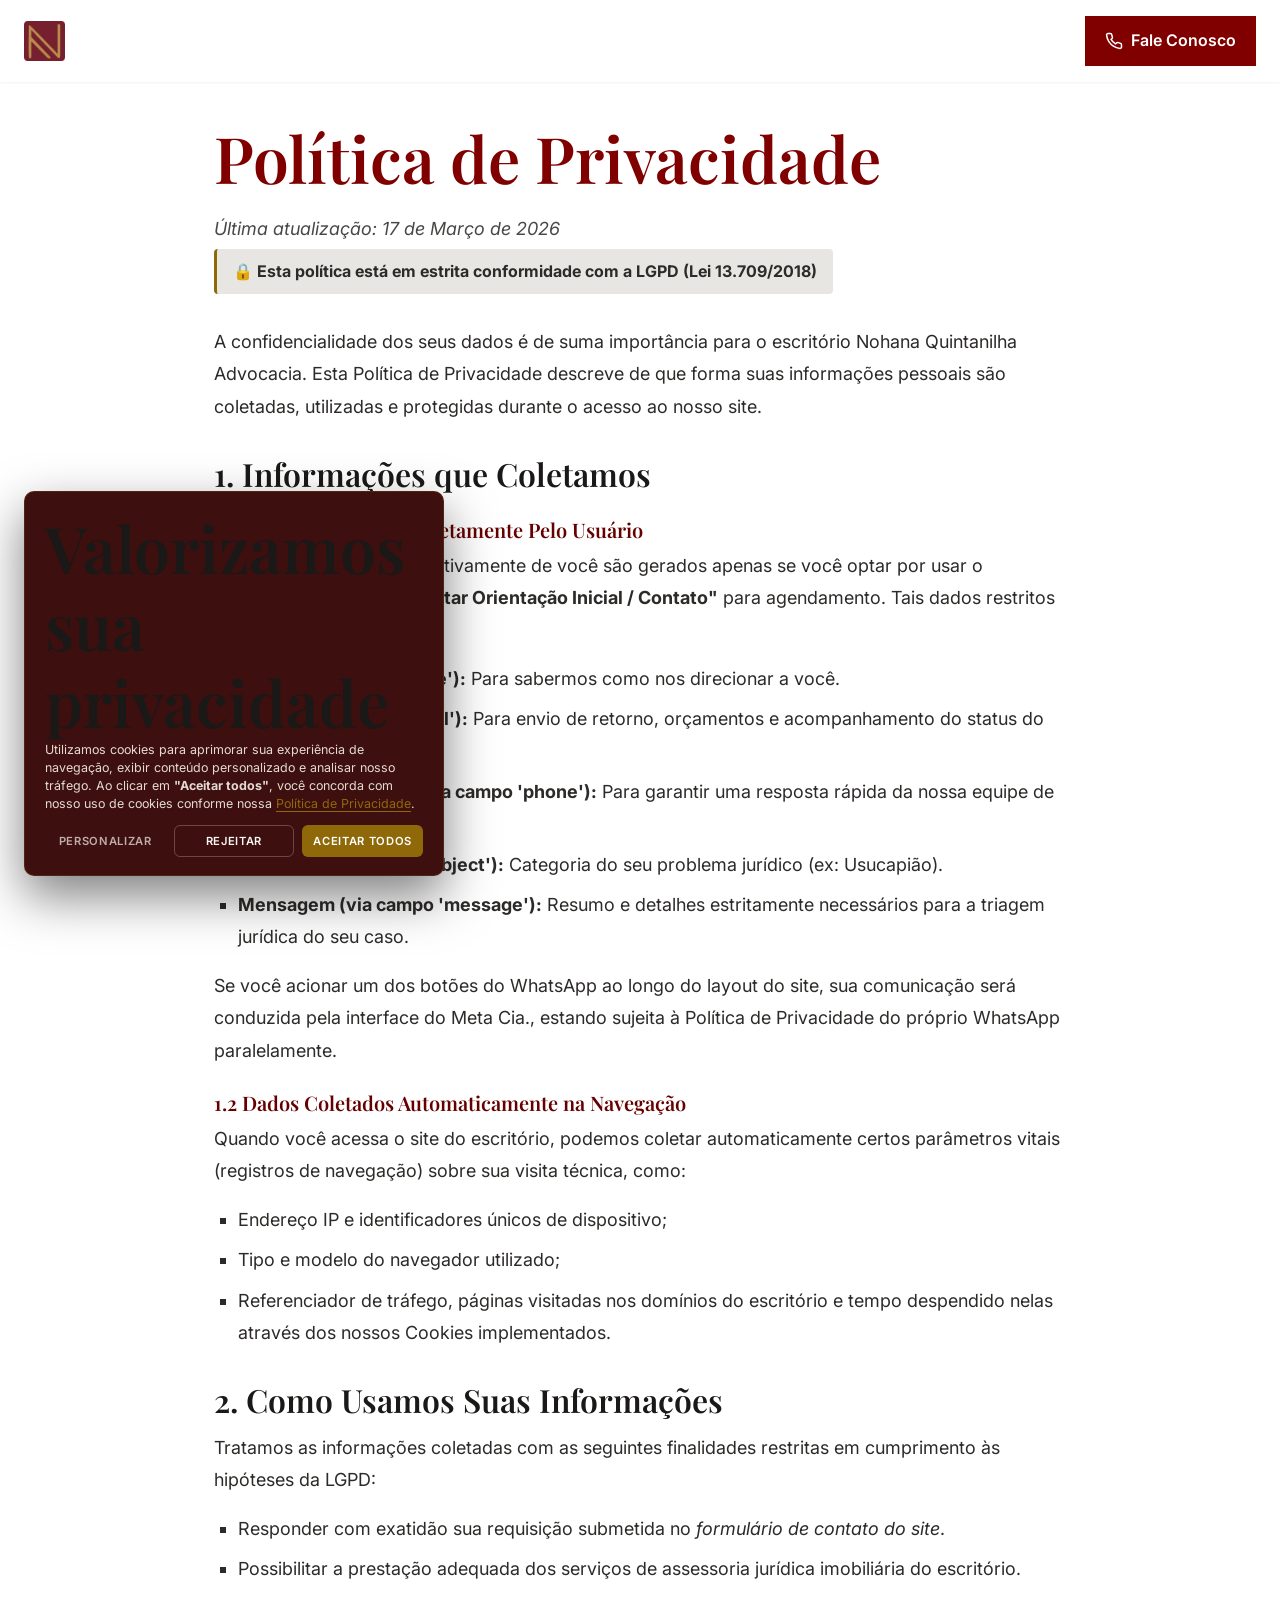
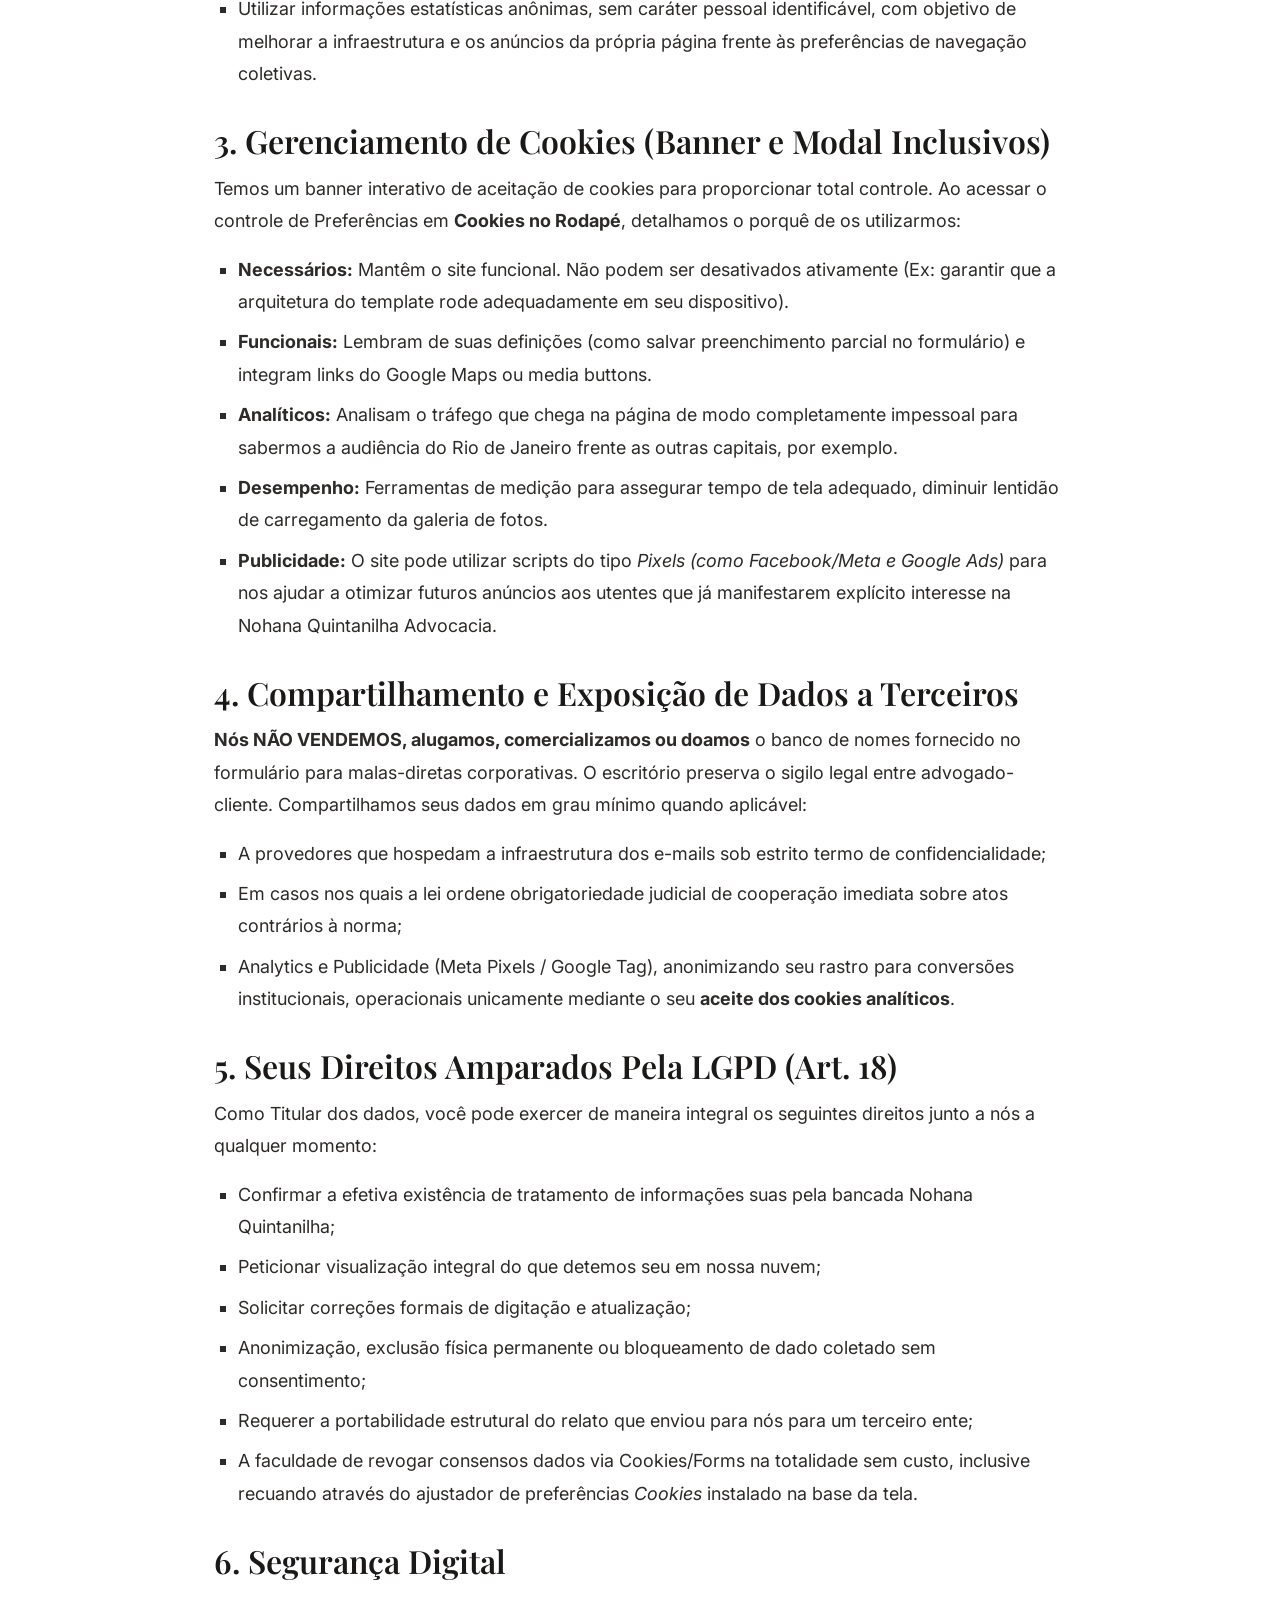
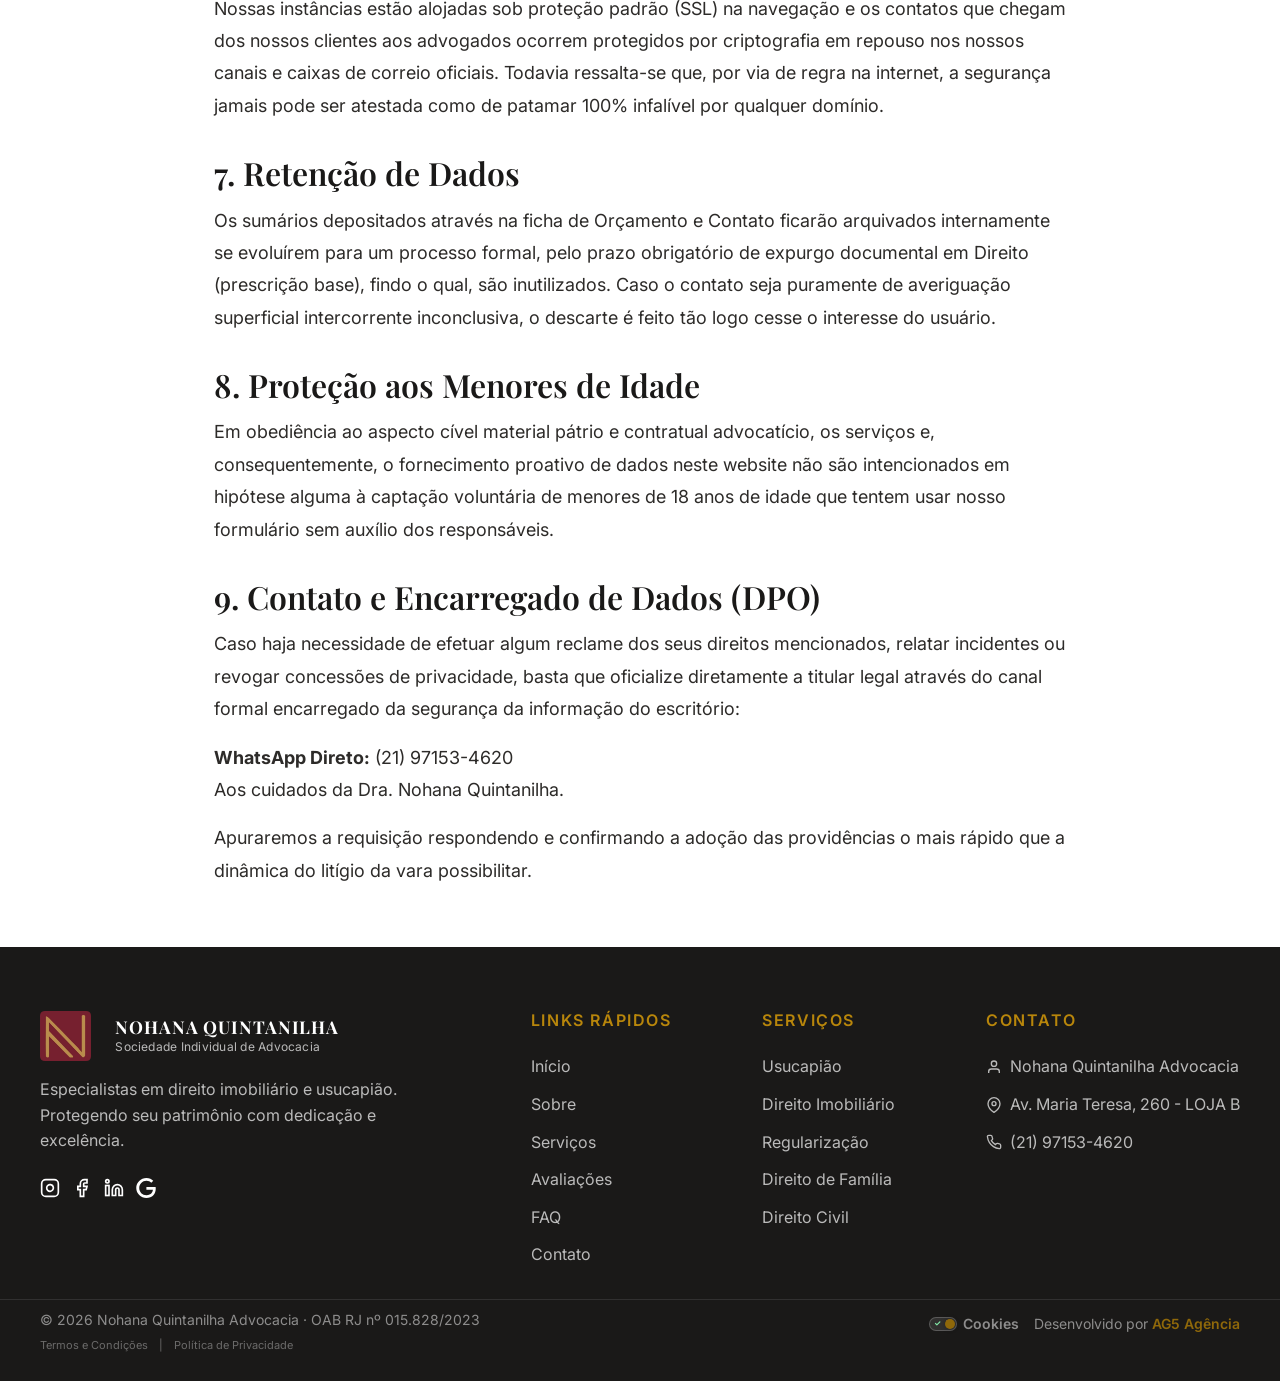
<file: politica-de-privacidade.html>
<!DOCTYPE html>
<html lang="pt-BR">

<head>
    <meta charset="UTF-8">
    <meta name="viewport" content="width=device-width, initial-scale=1.0">
    <meta name="description"
        content="Política de Privacidade - Nohana Quintanilha Advocacia. Saiba como processamos seus dados em conformidade com a LGPD (Lei 13.709/2018).">
    <title>Política de Privacidade | Nohana Quintanilha Advocacia</title>
    
    <link rel="icon" type="image/x-icon" href="logos+favicon/icon-empresa-favicon.ico">
    <link rel="apple-touch-icon" href="logos+favicon/icon-empresa-favicon.ico">
    <link rel="stylesheet" href="cookie-banner.css">
    
    <!-- Google Fonts -->
    <link rel="preconnect" href="https://fonts.googleapis.com">
    <link rel="preconnect" href="https://fonts.gstatic.com" crossorigin>
    <link
        href="https://fonts.googleapis.com/css2?family=Inter:wght@300;400;500;600;700&family=Playfair+Display:ital,wght@0,400;0,500;0,600;0,700;1,400;1,500&display=swap"
        rel="stylesheet">
    <link rel="stylesheet" href="style.css">
    <style>
        .legal-main {
            max-width: 900px;
            margin: 120px auto 60px auto;
            padding: 0 var(--space-6);
            line-height: 1.8;
            color: var(--charcoal);
            font-family: var(--font-sans);
        }
        .legal-main h1 {
            font-family: var(--font-serif);
            color: var(--primary-bordo);
            font-size: var(--text-4xl);
            margin-bottom: var(--space-4);
        }
        .legal-main h2 {
            font-family: var(--font-serif);
            color: var(--black);
            font-size: var(--text-2xl);
            margin-top: var(--space-8);
            margin-bottom: var(--space-3);
        }
        .legal-main h3 {
            font-size: var(--text-lg);
            margin-top: var(--space-6);
            margin-bottom: var(--space-2);
            color: var(--primary-bordo-dark);
        }
        .legal-main p, .legal-main ul {
            margin-bottom: var(--space-4);
        }
        .legal-main ul {
            padding-left: var(--space-6);
            list-style-type: square;
        }
        .legal-main li {
            margin-bottom: var(--space-2);
        }
        .legal-main .update-date {
            font-style: italic;
            color: var(--dark-gray);
            margin-bottom: var(--space-1);
        }
        .legal-main .lgpd-seal {
            background-color: var(--light-gray);
            padding: var(--space-2) var(--space-4);
            border-radius: var(--radius-sm);
            display: inline-block;
            font-size: var(--text-sm);
            margin-bottom: var(--space-8);
            border-left: 3px solid var(--accent-gold);
        }
    </style>
</head>

<body>
    <!-- Navegação -->
    <nav class="navbar" id="navbar" style="background: var(--white); box-shadow: var(--shadow-sm);">
        <div class="nav-container">
            <a href="index.html" class="logo" style="display: flex; align-items: center; text-decoration: none;">
                <picture>
                    <source media="(max-width: 768px)" srcset="logos+favicon/img-empresa-mobile.webp">
                    <img src="logos+favicon/img-empresa-desktop.webp" alt="Nohana Quintanilha Advocacia"
                        style="height: 40px; width: auto; object-fit: contain;">
                </picture>
                <div class="logo-text">
                    <span class="logo-name">NOHANA QUINTANILHA</span>
                    <span class="logo-sub">Sociedade Individual de Advocacia</span>
                </div>
            </a>

            <ul class="nav-menu" id="navMenu">
                <li class="mobile-nav-item mobile-nav-logo">
                    <a href="index.html" class="logo"
                        style="display: flex; align-items: center; text-decoration: none; padding-bottom: var(--space-6); border-bottom: 1px solid var(--off-white); margin-bottom: var(--space-2);">
                        <picture>
                            <img src="logos+favicon/img-empresa-mobile.webp" alt="Nohana Quintanilha Advocacia"
                                style="height: 44px; width: auto; object-fit: contain;">
                        </picture>
                        <div class="logo-text">
                            <span class="logo-name" style="color: var(--primary-bordo)">NOHANA QUINTANILHA</span>
                        </div>
                    </a>
                </li>
                <li><a href="index.html#inicio" class="nav-link">Início</a></li>
                <li><a href="index.html#sobre" class="nav-link">Sobre</a></li>
                <li><a href="index.html#servicos" class="nav-link">Serviços</a></li>
                <li><a href="index.html#avaliacoes" class="nav-link">Avaliações</a></li>
                <li><a href="index.html#faq" class="nav-link">FAQ</a></li>
                <li><a href="index.html#contato" class="nav-link">Contato</a></li>
                <li class="mobile-nav-item mobile-nav-cta">
                    <a href="https://wa.me/5521971534620" class="nav-cta" target="_blank"
                        style="margin-top: var(--space-6); display: flex; width: 100%; justify-content: center;">
                        <svg width="18" height="18" viewBox="0 0 24 24" fill="none" stroke="currentColor"
                            stroke-width="2">
                            <path
                                d="M22 16.92v3a2 2 0 0 1-2.18 2 19.79 19.79 0 0 1-8.63-3.07 19.5 19.5 0 0 1-6-6 19.79 19.79 0 0 1-3.07-8.67A2 2 0 0 1 4.11 2h3a2 2 0 0 1 2 1.72 12.84 12.84 0 0 0 .7 2.81 2 2 0 0 1-.45 2.11L8.09 9.91a16 16 0 0 0 6 6l1.27-1.27a2 2 0 0 1 2.11-.45 12.84 12.84 0 0 0 2.81.7A2 2 0 0 1 22 16.92z" />
                        </svg>
                        Fale Conosco
                    </a>
                </li>
            </ul>

            <a href="https://wa.me/5521971534620" class="nav-cta" target="_blank">
                <svg width="18" height="18" viewBox="0 0 24 24" fill="none" stroke="currentColor" stroke-width="2">
                    <path
                        d="M22 16.92v3a2 2 0 0 1-2.18 2 19.79 19.79 0 0 1-8.63-3.07 19.5 19.5 0 0 1-6-6 19.79 19.79 0 0 1-3.07-8.67A2 2 0 0 1 4.11 2h3a2 2 0 0 1 2 1.72 12.84 12.84 0 0 0 .7 2.81 2 2 0 0 1-.45 2.11L8.09 9.91a16 16 0 0 0 6 6l1.27-1.27a2 2 0 0 1 2.11-.45 12.84 12.84 0 0 0 2.81.7A2 2 0 0 1 22 16.92z" />
                </svg>
                Fale Conosco
            </a>

            <button class="menu-toggle" id="menuToggle" aria-label="Menu">
                <span></span>
                <span></span>
                <span></span>
            </button>
        </div>
    </nav>
    
    <main class="legal-main">
        <h1>Política de Privacidade</h1>
        <p class="update-date">Última atualização: 17 de Março de 2026</p>
        <div class="lgpd-seal"><strong>🔒 Esta política está em estrita conformidade com a LGPD (Lei 13.709/2018)</strong></div>
        
        <p>A confidencialidade dos seus dados é de suma importância para o escritório Nohana Quintanilha Advocacia. Esta Política de Privacidade descreve de que forma suas informações pessoais são coletadas, utilizadas e protegidas durante o acesso ao nosso site.</p>
        
        <section>
            <h2>1. Informações que Coletamos</h2>
            <h3>1.1 Dados Fornecidos Diretamente Pelo Usuário</h3>
            <p>Os dados que recebemos ativamente de você são gerados apenas se você optar por usar o formulário da seção <strong>"Solicitar Orientação Inicial / Contato"</strong> para agendamento. Tais dados restritos incluem:</p>
            <ul>
                <li><strong>Nome (via campo 'name'):</strong> Para sabermos como nos direcionar a você.</li>
                <li><strong>E-mail (via campo 'email'):</strong> Para envio de retorno, orçamentos e acompanhamento do status do serviço.</li>
                <li><strong>Telefone/WhatsApp (via campo 'phone'):</strong> Para garantir uma resposta rápida da nossa equipe de atendimento.</li>
                <li><strong>Assunto (via campo 'subject'):</strong> Categoria do seu problema jurídico (ex: Usucapião).</li>
                <li><strong>Mensagem (via campo 'message'):</strong> Resumo e detalhes estritamente necessários para a triagem jurídica do seu caso.</li>
            </ul>
            <p>Se você acionar um dos botões do WhatsApp ao longo do layout do site, sua comunicação será conduzida pela interface do Meta Cia., estando sujeita à Política de Privacidade do próprio WhatsApp paralelamente.</p>
            
            <h3>1.2 Dados Coletados Automaticamente na Navegação</h3>
            <p>Quando você acessa o site do escritório, podemos coletar automaticamente certos parâmetros vitais (registros de navegação) sobre sua visita técnica, como:</p>
            <ul>
                <li>Endereço IP e identificadores únicos de dispositivo;</li>
                <li>Tipo e modelo do navegador utilizado;</li>
                <li>Referenciador de tráfego, páginas visitadas nos domínios do escritório e tempo despendido nelas através dos nossos Cookies implementados.</li>
            </ul>
        </section>
        
        <section>
            <h2>2. Como Usamos Suas Informações</h2>
            <p>Tratamos as informações coletadas com as seguintes finalidades restritas em cumprimento às hipóteses da LGPD:</p>
            <ul>
                <li>Responder com exatidão sua requisição submetida no <em>formulário de contato do site</em>.</li>
                <li>Possibilitar a prestação adequada dos serviços de assessoria jurídica imobiliária do escritório.</li>
                <li>Utilizar informações estatísticas anônimas, sem caráter pessoal identificável, com objetivo de melhorar a infraestrutura e os anúncios da própria página frente às preferências de navegação coletivas.</li>
            </ul>
        </section>
        
        <section>
            <h2>3. Gerenciamento de Cookies (Banner e Modal Inclusivos)</h2>
            <p>Temos um banner interativo de aceitação de cookies para proporcionar total controle. Ao acessar o controle de Preferências em <strong><a href="#" onclick="document.getElementById('ck-prefs-link').click(); return false;">Cookies no Rodapé</a></strong>, detalhamos o porquê de os utilizarmos:</p>
            <ul>
                <li><strong>Necessários:</strong> Mantêm o site funcional. Não podem ser desativados ativamente (Ex: garantir que a arquitetura do template rode adequadamente em seu dispositivo).</li>
                <li><strong>Funcionais:</strong> Lembram de suas definições (como salvar preenchimento parcial no formulário) e integram links do Google Maps ou media buttons.</li>
                <li><strong>Analíticos:</strong> Analisam o tráfego que chega na página de modo completamente impessoal para sabermos a audiência do Rio de Janeiro frente as outras capitais, por exemplo.</li>
                <li><strong>Desempenho:</strong> Ferramentas de medição para assegurar tempo de tela adequado, diminuir lentidão de carregamento da galeria de fotos.</li>
                <li><strong>Publicidade:</strong> O site pode utilizar scripts do tipo <em>Pixels (como Facebook/Meta e Google Ads)</em> para nos ajudar a otimizar futuros anúncios aos utentes que já manifestarem explícito interesse na Nohana Quintanilha Advocacia.</li>
            </ul>
        </section>
        
        <section>
            <h2>4. Compartilhamento e Exposição de Dados a Terceiros</h2>
            <p><strong>Nós NÃO VENDEMOS, alugamos, comercializamos ou doamos</strong> o banco de nomes fornecido no formulário para malas-diretas corporativas. O escritório preserva o sigilo legal entre advogado-cliente. Compartilhamos seus dados em grau mínimo quando aplicável:</p>
            <ul>
                <li>A provedores que hospedam a infraestrutura dos e-mails sob estrito termo de confidencialidade;</li>
                <li>Em casos nos quais a lei ordene obrigatoriedade judicial de cooperação imediata sobre atos contrários à norma;</li>
                <li>Analytics e Publicidade (Meta Pixels / Google Tag), anonimizando seu rastro para conversões institucionais, operacionais unicamente mediante o seu <strong>aceite dos cookies analíticos</strong>.</li>
            </ul>
        </section>
        
        <section>
            <h2>5. Seus Direitos Amparados Pela LGPD (Art. 18)</h2>
            <p>Como Titular dos dados, você pode exercer de maneira integral os seguintes direitos junto a nós a qualquer momento:</p>
            <ul>
                <li>Confirmar a efetiva existência de tratamento de informações suas pela bancada Nohana Quintanilha;</li>
                <li>Peticionar visualização integral do que detemos seu em nossa nuvem;</li>
                <li>Solicitar correções formais de digitação e atualização;</li>
                <li>Anonimização, exclusão física permanente ou bloqueamento de dado coletado sem consentimento;</li>
                <li>Requerer a portabilidade estrutural do relato que enviou para nós para um terceiro ente;</li>
                <li>A faculdade de revogar consensos dados via Cookies/Forms na totalidade sem custo, inclusive recuando através do ajustador de preferências <em>Cookies</em> instalado na base da tela.</li>
            </ul>
        </section>
        
        <section>
            <h2>6. Segurança Digital</h2>
            <p>Nossas instâncias estão alojadas sob proteção padrão (SSL) na navegação e os contatos que chegam dos nossos clientes aos advogados ocorrem protegidos por criptografia em repouso nos nossos canais e caixas de correio oficiais. Todavia ressalta-se que, por via de regra na internet, a segurança jamais pode ser atestada como de patamar 100% infalível por qualquer domínio.</p>
        </section>
        
        <section>
            <h2>7. Retenção de Dados</h2>
            <p>Os sumários depositados através na ficha de Orçamento e Contato ficarão arquivados internamente se evoluírem para um processo formal, pelo prazo obrigatório de expurgo documental em Direito (prescrição base), findo o qual, são inutilizados. Caso o contato seja puramente de averiguação superficial intercorrente inconclusiva, o descarte é feito tão logo cesse o interesse do usuário.</p>
        </section>
        
        <section>
            <h2>8. Proteção aos Menores de Idade</h2>
            <p>Em obediência ao aspecto cível material pátrio e contratual advocatício, os serviços e, consequentemente, o fornecimento proativo de dados neste website não são intencionados em hipótese alguma à captação voluntária de menores de 18 anos de idade que tentem usar nosso formulário sem auxílio dos responsáveis.</p>
        </section>
        
        <section>
            <h2>9. Contato e Encarregado de Dados (DPO)</h2>
            <p>Caso haja necessidade de efetuar algum reclame dos seus direitos mencionados, relatar incidentes ou revogar concessões de privacidade, basta que oficialize diretamente a titular legal através do canal formal encarregado da segurança da informação do escritório:</p>
            <p>
                <strong>WhatsApp Direto:</strong> (21) 97153-4620<br>
                Aos cuidados da Dra. Nohana Quintanilha. 
            </p>
            <p>Apuraremos a requisição respondendo e confirmando a adoção das providências o mais rápido que a dinâmica do litígio da vara possibilitar.</p>
        </section>
    </main>
    
    <footer class="footer">
        <div class="footer-main">
            <div class="footer-container">
                <div class="footer-brand">
                    <a href="#" class="footer-logo"
                        style="display: flex; align-items: center; text-decoration: none; margin-bottom: var(--space-4);">
                        <picture>
                            <source media="(max-width: 768px)" srcset="logos+favicon/img-empresa-mobile.webp">
                            <img src="logos+favicon/img-empresa-desktop.webp" alt="Nohana Quintanilha Advocacia"
                                style="height: 50px; width: auto; object-fit: contain;">
                        </picture>
                        <div class="logo-text" style="margin-left: 12px; display: flex; flex-direction: column;">
                            <span class="logo-name"
                                style="color: var(--white); font-weight: 700; font-size: 1.1rem; letter-spacing: 0.05em; line-height: 1.2;">NOHANA
                                QUINTANILHA</span>
                            <span class="logo-sub"
                                style="color: rgba(255,255,255,0.7); font-size: 0.75rem; letter-spacing: 0.02em;">Sociedade
                                Individual de Advocacia</span>
                        </div>
                    </a>
                    <p class="footer-description">
                        Especialistas em direito imobiliário e usucapião.
                        Protegendo seu patrimônio com dedicação e excelência.
                    </p>
                    <div class="footer-social">
                        <a href="https://www.instagram.com/nohanaquintanilha_advocacia/" target="_blank"
                            aria-label="Instagram">
                            <svg width="20" height="20" viewBox="0 0 24 24" fill="none" stroke="currentColor"
                                stroke-width="2">
                                <rect x="2" y="2" width="20" height="20" rx="5" ry="5" />
                                <path d="M16 11.37A4 4 0 1 1 12.63 8 4 4 0 0 1 16 11.37z" />
                                <line x1="17.5" y1="6.5" x2="17.51" y2="6.5" />
                            </svg>
                        </a>
                        <a href="https://www.facebook.com/nohanaadvocacia/" target="_blank" aria-label="Facebook">
                            <svg width="20" height="20" viewBox="0 0 24 24" fill="none" stroke="currentColor"
                                stroke-width="2">
                                <path d="M18 2h-3a5 5 0 0 0-5 5v3H7v4h3v8h4v-8h3l1-4h-4V7a1 1 0 0 1 1-1h3z" />
                            </svg>
                        </a>
                        <a href="https://br.linkedin.com/in/nohanaquintanilha" target="_blank" aria-label="LinkedIn">
                            <svg width="20" height="20" viewBox="0 0 24 24" fill="none" stroke="currentColor"
                                stroke-width="2">
                                <path
                                    d="M16 8a6 6 0 0 1 6 6v7h-4v-7a2 2 0 0 0-2-2 2 2 0 0 0-2 2v7h-4v-7a6 6 0 0 1 6-6z" />
                                <rect x="2" y="9" width="4" height="12" />
                                <circle cx="4" cy="4" r="2" />
                            </svg>
                        </a>
                        <a href="https://share.google/m2Vr6a5Vae4eboNR0" target="_blank" aria-label="Google Business">
                            <svg width="20" height="20" viewBox="0 0 24 24" fill="currentColor">
                                <path d="M12.48 10.92v3.28h7.84c-.24 1.84-.853 3.187-1.787 4.133-1.147 1.147-2.933 2.4-6.053 2.4-4.827 0-8.6-3.893-8.6-8.72s3.773-8.72 8.6-8.72c2.6 0 4.507 1.027 5.907 2.347l2.307-2.307C18.747 1.44 16.133 0 12.48 0 5.867 0 .307 5.387.307 12s5.56 12 12.173 12c3.573 0 6.267-1.187 8.373-3.36 2.16-2.16 2.84-5.213 2.84-7.667 0-.76-.053-1.467-.173-2.053H12.48z"/>
                            </svg>
                        </a>
                    </div>
                </div>

                <div class="footer-links">
                    <h4>Links Rápidos</h4>
                    <ul>
                        <li><a href="index.html#inicio">Início</a></li>
                        <li><a href="index.html#sobre">Sobre</a></li>
                        <li><a href="index.html#servicos">Serviços</a></li>
                        <li><a href="index.html#avaliacoes">Avaliações</a></li>
                        <li><a href="index.html#faq">FAQ</a></li>
                        <li><a href="index.html#contato">Contato</a></li>
                    </ul>
                </div>

                <div class="footer-links">
                    <h4>Serviços</h4>
                    <ul>
                        <li><a href="index.html#servicos">Usucapião</a></li>
                        <li><a href="index.html#servicos">Direito Imobiliário</a></li>
                        <li><a href="index.html#servicos">Regularização</a></li>
                        <li><a href="index.html#servicos">Direito de Família</a></li>
                        <li><a href="index.html#servicos">Direito Civil</a></li>
                    </ul>
                </div>



                <div class="footer-contact">
                    <h4>Contato</h4>
                    <ul>
                        <li>
                            <a href="https://share.google/m2Vr6a5Vae4eboNR0" target="_blank">
                                <svg width="16" height="16" viewBox="0 0 24 24" fill="none" stroke="currentColor"
                                    stroke-width="2">
                                    <path d="M20 21v-2a4 4 0 0 0-4-4H8a4 4 0 0 0-4 4v2" />
                                    <circle cx="12" cy="7" r="4" />
                                </svg>
                                Nohana Quintanilha Advocacia
                            </a>
                        </li>
                        <li>
                            <a href="https://maps.google.com/?q=Av.+Maria+Teresa,+260+-+LOJA+B+-+Campo+Grande,+Rio+de+Janeiro+-+RJ,+23050-160"
                                target="_blank">
                                <svg width="16" height="16" viewBox="0 0 24 24" fill="none" stroke="currentColor"
                                    stroke-width="2">
                                    <path d="M21 10c0 7-9 13-9 13s-9-6-9-13a9 9 0 0 1 18 0z" />
                                    <circle cx="12" cy="10" r="3" />
                                </svg>
                                Av. Maria Teresa, 260 - LOJA B
                            </a>
                        </li>
                        <li>
                            <a href="https://wa.me/5521971534620" target="_blank">
                                <svg width="16" height="16" viewBox="0 0 24 24" fill="none" stroke="currentColor"
                                    stroke-width="2">
                                    <path
                                        d="M22 16.92v3a2 2 0 0 1-2.18 2 19.79 19.79 0 0 1-8.63-3.07 19.5 19.5 0 0 1-6-6 19.79 19.79 0 0 1-3.07-8.67A2 2 0 0 1 4.11 2h3a2 2 0 0 1 2 1.72 12.84 12.84 0 0 0 .7 2.81 2 2 0 0 1-.45 2.11L8.09 9.91a16 16 0 0 0 6 6l1.27-1.27a2 2 0 0 1 2.11-.45 12.84 12.84 0 0 0 2.81.7A2 2 0 0 1 22 16.92z" />
                                </svg>
                                (21) 97153-4620
                            </a>
                        </li>
                    </ul>
                </div>
            </div>
        </div>

        <div class="footer-bottom">
            <div class="footer-container">
                <div class="footer-credits-left">
                    <p style="margin: 0;">© 2026 Nohana Quintanilha Advocacia · OAB RJ nº 015.828/2023</p>
                    <div class="footer-legal-links" style="margin-top: 6px; font-size: 11px; opacity: 0.7;">
                        <a href="termos-e-condicoes.html" style="text-decoration: none; color: inherit;">Termos e Condições</a>
                        <span style="margin: 0 8px;">|</span>
                        <a href="politica-de-privacidade.html" style="text-decoration: none; color: inherit;">Política de Privacidade</a>
                    </div>
                </div>
                <p class="footer-credits-right" style="display: flex; gap: 15px; align-items: center; flex-wrap: wrap; justify-content: flex-end;">
                    <a href="#" id="ck-prefs-link" style="text-decoration:none; color:inherit; display:inline-flex; align-items:center; gap:6px;">
                        <span style="display:inline-flex; align-items:center; width:28px; height:14px; background:rgba(255,255,255,0.1); border-radius:10px; padding:2px; border:1px solid rgba(255,255,255,0.2); position:relative; font-size:8px; font-weight:bold;">
                            <span style="color:#86EFAC; margin-left:2px;">✓</span>
                            <span style="color:#FCA5A5; margin-left:auto; margin-right:2px;">✕</span>
                            <span style="position:absolute; left:15px; width:10px; height:10px; background:var(--accent-gold); border-radius:50%; box-shadow:0 0 5px rgba(0,0,0,0.3);"></span>
                        </span>
                        Cookies
                    </a>
                    <span>Desenvolvido por <a href="https://www.ag5agencia.com.br" target="_blank">AG5 Agência</a></span>
                </p>
            </div>
        </div>
    </footer>
    
    <!-- ========== BANNER DE ACEITE ========== -->
<div id="ck-banner" class="ck-banner" role="dialog" aria-modal="true" aria-label="Aviso de cookies" aria-live="polite"
    aria-hidden="true">
    <div class="ck-banner__inner">
        <div class="ck-banner__content">
            <h2 class="ck-banner__title">Valorizamos sua privacidade</h2>
            <p class="ck-banner__text">
                Utilizamos cookies para aprimorar sua experiência de navegação, exibir conteúdo
                personalizado e analisar nosso tráfego. Ao clicar em <strong>"Aceitar todos"</strong>,
                você concorda com nosso uso de cookies conforme nossa
                <a href="politica-de-privacidade.html" class="ck-banner__link">Política de Privacidade</a>.
            </p>
        </div>
        <div class="ck-banner__actions">
            <button id="ck-customize" class="ck-btn ck-btn--ghost">Personalizar</button>
            <button id="ck-reject" class="ck-btn ck-btn--outline">Rejeitar</button>
            <button id="ck-accept-all" class="ck-btn ck-btn--primary">Aceitar todos</button>
        </div>
    </div>
</div>

<!-- ========== MODAL DE PERSONALIZAÇÃO ========== -->
<div id="ck-modal" class="ck-modal" role="dialog" aria-modal="true" aria-label="Personalizar preferências de cookies"
    aria-hidden="true">
    <div class="ck-modal__overlay" id="ck-modal-overlay"></div>
    <div class="ck-modal__box">

        <div class="ck-modal__header">
            <h2 class="ck-modal__title">Personalizar preferências de consentimento</h2>
            <button class="ck-modal__close" id="ck-modal-close" aria-label="Fechar modal">
                <svg width="18" height="18" viewBox="0 0 24 24" fill="none" aria-hidden="true">
                    <path d="M18 6L6 18M6 6l12 12" stroke="currentColor" stroke-width="2" stroke-linecap="round"
                        stroke-linejoin="round" />
                </svg>
            </button>
        </div>

        <div class="ck-modal__body">
            <p class="ck-modal__intro">
                Utilizamos cookies para ajudar você a navegar com eficiência e executar certas funções.
                Os cookies classificados como <strong>"Necessário"</strong> são essenciais para o
                funcionamento básico do site e não podem ser desativados.
            </p>

            <!-- Categoria: Necessário (sempre ativo) -->
            <div class="ck-category">
                <div class="ck-category__header">
                    <div class="ck-category__info">
                        <h3 class="ck-category__name">Necessário</h3>
                        <p class="ck-category__desc">
                            Essenciais para o funcionamento do site. Não armazenam dados pessoalmente identificáveis.
                        </p>
                    </div>
                    <span class="ck-category__badge">Sempre ativo</span>
                </div>
            </div>

            <!-- Categoria: Funcional -->
            <div class="ck-category">
                <div class="ck-category__header">
                    <div class="ck-category__info">
                        <h3 class="ck-category__name">Funcional</h3>
                        <p class="ck-category__desc">
                            Ajudam a executar funcionalidades como compartilhamento em mídia social e recursos de
                            terceiros.
                        </p>
                    </div>
                    <label class="ck-toggle" aria-label="Ativar cookies funcionais">
                        <input type="checkbox" id="ck-functional" name="functional">
                        <span class="ck-toggle__slider"></span>
                    </label>
                </div>
            </div>

            <!-- Categoria: Analítico -->
            <div class="ck-category">
                <div class="ck-category__header">
                    <div class="ck-category__info">
                        <h3 class="ck-category__name">Analítico</h3>
                        <p class="ck-category__desc">
                            Usados para entender como os visitantes interagem com o site (visitantes, taxa de rejeição,
                            etc.).
                        </p>
                    </div>
                    <label class="ck-toggle" aria-label="Ativar cookies analíticos">
                        <input type="checkbox" id="ck-analytics" name="analytics">
                        <span class="ck-toggle__slider"></span>
                    </label>
                </div>
            </div>

            <!-- Categoria: Desempenho -->
            <div class="ck-category">
                <div class="ck-category__header">
                    <div class="ck-category__info">
                        <h3 class="ck-category__name">Desempenho</h3>
                        <p class="ck-category__desc">
                            Analisam índices de desempenho do site para oferecer melhor experiência ao visitante.
                        </p>
                    </div>
                    <label class="ck-toggle" aria-label="Ativar cookies de desempenho">
                        <input type="checkbox" id="ck-performance" name="performance">
                        <span class="ck-toggle__slider"></span>
                    </label>
                </div>
            </div>

            <!-- Categoria: Publicidade -->
            <div class="ck-category">
                <div class="ck-category__header">
                    <div class="ck-category__info">
                        <h3 class="ck-category__name">Publicidade</h3>
                        <p class="ck-category__desc">
                            Entregam anúncios personalizados com base nas páginas visitadas anteriormente.
                        </p>
                    </div>
                    <label class="ck-toggle" aria-label="Ativar cookies de publicidade">
                        <input type="checkbox" id="ck-advertising" name="advertising">
                        <span class="ck-toggle__slider"></span>
                    </label>
                </div>
            </div>

        </div><!-- /.ck-modal__body -->

        <div class="ck-modal__footer">
            <button id="ck-modal-reject" class="ck-btn ck-btn--outline">Rejeitar</button>
            <button id="ck-modal-save" class="ck-btn ck-btn--ghost">Salvar Preferências</button>
            <button id="ck-modal-accept-all" class="ck-btn ck-btn--primary">Aceitar todos</button>
        </div>

    </div><!-- /.ck-modal__box -->
</div><!-- /#ck-modal -->

<script src="cookie-banner.js" defer></script>
<script src="script.js" defer></script>
<script src="https://control-blog.ag5agencia.site/r.js" data-c="nohana-quitanilha" defer></script>
</body>
</html>
</file>
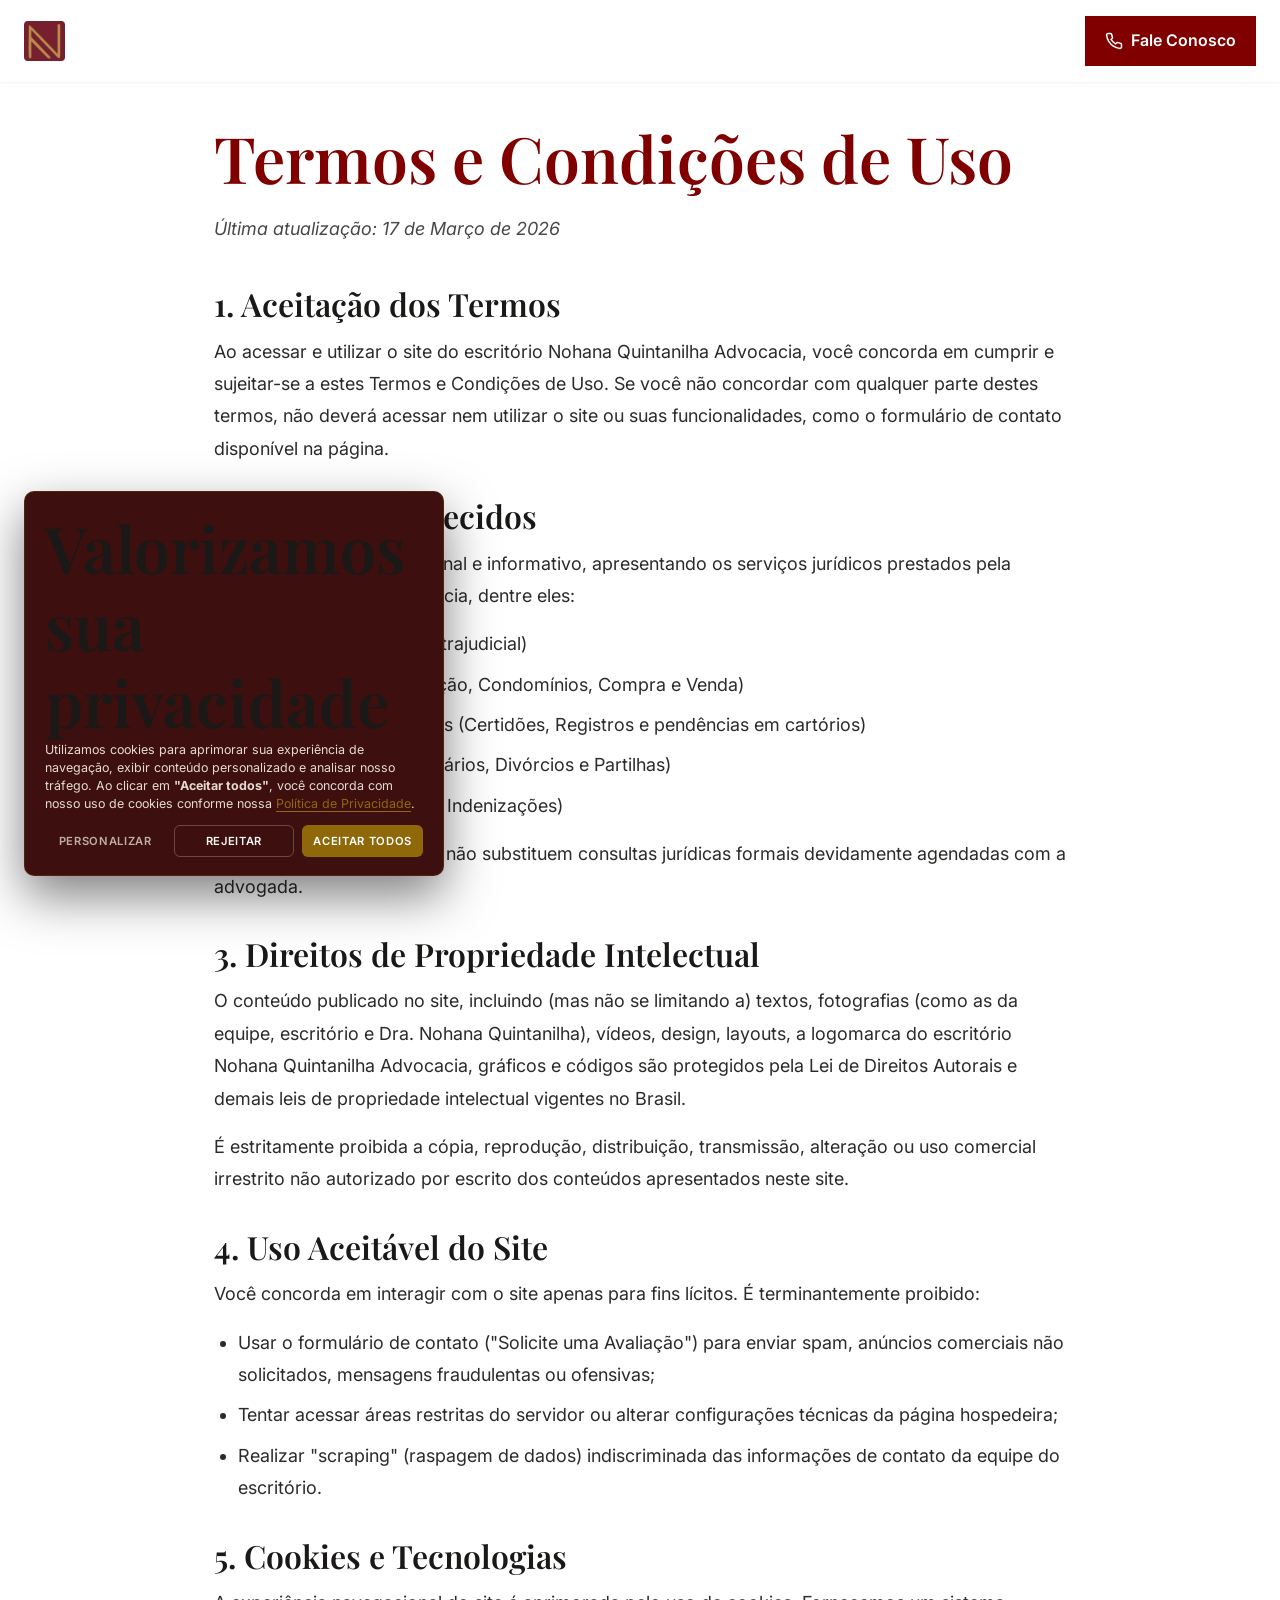
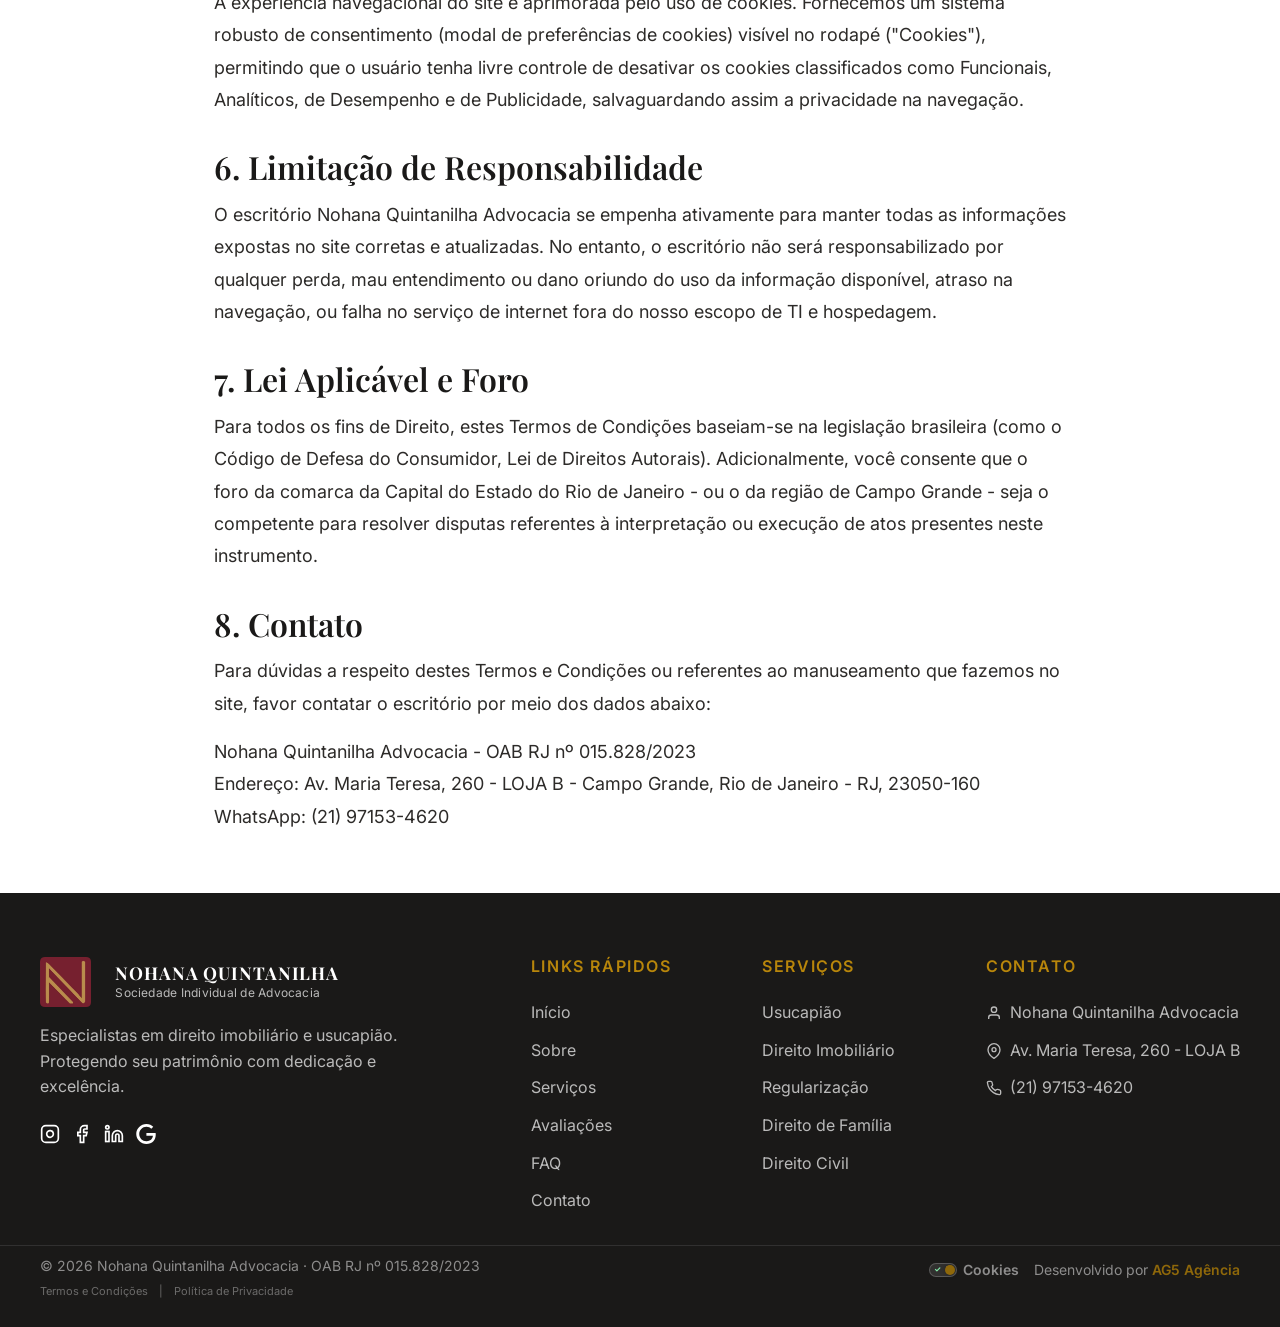
<file: termos-e-condicoes.html>
<!DOCTYPE html>
<html lang="pt-BR">

<head>
    <meta charset="UTF-8">
    <meta name="viewport" content="width=device-width, initial-scale=1.0">
    <meta name="description"
        content="Termos e Condições de Uso - Nohana Quintanilha Advocacia. Escritório especializado em direito imobiliário, usucapião e regularização de imóveis em Campo Grande, RJ.">
    <title>Termos e Condições | Nohana Quintanilha Advocacia</title>
    
    <link rel="icon" type="image/x-icon" href="logos+favicon/icon-empresa-favicon.ico">
    <link rel="apple-touch-icon" href="logos+favicon/icon-empresa-favicon.ico">
    <link rel="stylesheet" href="cookie-banner.css">
    
    <!-- Google Fonts -->
    <link rel="preconnect" href="https://fonts.googleapis.com">
    <link rel="preconnect" href="https://fonts.gstatic.com" crossorigin>
    <link
        href="https://fonts.googleapis.com/css2?family=Inter:wght@300;400;500;600;700&family=Playfair+Display:ital,wght@0,400;0,500;0,600;0,700;1,400;1,500&display=swap"
        rel="stylesheet">
    <link rel="stylesheet" href="style.css">
    <style>
        .legal-main {
            max-width: 900px;
            margin: 120px auto 60px auto; /* Adicionado margem top para não sobrepor o navbar fixo */
            padding: 0 var(--space-6);
            line-height: 1.8;
            color: var(--charcoal);
            font-family: var(--font-sans);
        }
        .legal-main h1 {
            font-family: var(--font-serif);
            color: var(--primary-bordo);
            font-size: var(--text-4xl);
            margin-bottom: var(--space-4);
        }
        .legal-main h2 {
            font-family: var(--font-serif);
            color: var(--black);
            font-size: var(--text-2xl);
            margin-top: var(--space-8);
            margin-bottom: var(--space-3);
        }
        .legal-main h3 {
            font-size: var(--text-lg);
            margin-top: var(--space-6);
            margin-bottom: var(--space-2);
        }
        .legal-main p, .legal-main ul {
            margin-bottom: var(--space-4);
        }
        .legal-main ul {
            padding-left: var(--space-6);
        }
        .legal-main li {
            margin-bottom: var(--space-2);
        }
        .legal-main .update-date {
            font-style: italic;
            color: var(--dark-gray);
            margin-bottom: var(--space-10);
        }
    </style>
</head>

<body>
    <!-- Navegação -->
    <nav class="navbar" id="navbar" style="background: var(--white); box-shadow: var(--shadow-sm);">
        <div class="nav-container">
            <a href="index.html" class="logo" style="display: flex; align-items: center; text-decoration: none;">
                <picture>
                    <source media="(max-width: 768px)" srcset="logos+favicon/img-empresa-mobile.webp">
                    <img src="logos+favicon/img-empresa-desktop.webp" alt="Nohana Quintanilha Advocacia"
                        style="height: 40px; width: auto; object-fit: contain;">
                </picture>
                <div class="logo-text">
                    <span class="logo-name">NOHANA QUINTANILHA</span>
                    <span class="logo-sub">Sociedade Individual de Advocacia</span>
                </div>
            </a>

            <ul class="nav-menu" id="navMenu">
                <li class="mobile-nav-item mobile-nav-logo">
                    <a href="index.html" class="logo"
                        style="display: flex; align-items: center; text-decoration: none; padding-bottom: var(--space-6); border-bottom: 1px solid var(--off-white); margin-bottom: var(--space-2);">
                        <picture>
                            <img src="logos+favicon/img-empresa-mobile.webp" alt="Nohana Quintanilha Advocacia"
                                style="height: 44px; width: auto; object-fit: contain;">
                        </picture>
                        <div class="logo-text">
                            <span class="logo-name" style="color: var(--primary-bordo)">NOHANA QUINTANILHA</span>
                        </div>
                    </a>
                </li>
                <li><a href="index.html#inicio" class="nav-link">Início</a></li>
                <li><a href="index.html#sobre" class="nav-link">Sobre</a></li>
                <li><a href="index.html#servicos" class="nav-link">Serviços</a></li>
                <li><a href="index.html#avaliacoes" class="nav-link">Avaliações</a></li>
                <li><a href="index.html#faq" class="nav-link">FAQ</a></li>
                <li><a href="index.html#contato" class="nav-link">Contato</a></li>
                <li class="mobile-nav-item mobile-nav-cta">
                    <a href="https://wa.me/5521971534620" class="nav-cta" target="_blank"
                        style="margin-top: var(--space-6); display: flex; width: 100%; justify-content: center;">
                        <svg width="18" height="18" viewBox="0 0 24 24" fill="none" stroke="currentColor"
                            stroke-width="2">
                            <path
                                d="M22 16.92v3a2 2 0 0 1-2.18 2 19.79 19.79 0 0 1-8.63-3.07 19.5 19.5 0 0 1-6-6 19.79 19.79 0 0 1-3.07-8.67A2 2 0 0 1 4.11 2h3a2 2 0 0 1 2 1.72 12.84 12.84 0 0 0 .7 2.81 2 2 0 0 1-.45 2.11L8.09 9.91a16 16 0 0 0 6 6l1.27-1.27a2 2 0 0 1 2.11-.45 12.84 12.84 0 0 0 2.81.7A2 2 0 0 1 22 16.92z" />
                        </svg>
                        Fale Conosco
                    </a>
                </li>
            </ul>

            <a href="https://wa.me/5521971534620" class="nav-cta" target="_blank">
                <svg width="18" height="18" viewBox="0 0 24 24" fill="none" stroke="currentColor" stroke-width="2">
                    <path
                        d="M22 16.92v3a2 2 0 0 1-2.18 2 19.79 19.79 0 0 1-8.63-3.07 19.5 19.5 0 0 1-6-6 19.79 19.79 0 0 1-3.07-8.67A2 2 0 0 1 4.11 2h3a2 2 0 0 1 2 1.72 12.84 12.84 0 0 0 .7 2.81 2 2 0 0 1-.45 2.11L8.09 9.91a16 16 0 0 0 6 6l1.27-1.27a2 2 0 0 1 2.11-.45 12.84 12.84 0 0 0 2.81.7A2 2 0 0 1 22 16.92z" />
                </svg>
                Fale Conosco
            </a>

            <button class="menu-toggle" id="menuToggle" aria-label="Menu">
                <span></span>
                <span></span>
                <span></span>
            </button>
        </div>
    </nav>
    
    <main class="legal-main">
        <h1>Termos e Condições de Uso</h1>
        <p class="update-date">Última atualização: 17 de Março de 2026</p>
        
        <section>
            <h2>1. Aceitação dos Termos</h2>
            <p>Ao acessar e utilizar o site do escritório Nohana Quintanilha Advocacia, você concorda em cumprir e sujeitar-se a estes Termos e Condições de Uso. Se você não concordar com qualquer parte destes termos, não deverá acessar nem utilizar o site ou suas funcionalidades, como o formulário de contato disponível na página.</p>
        </section>
        
        <section>
            <h2>2. Serviços Oferecidos</h2>
            <p>O site tem caráter institucional e informativo, apresentando os serviços jurídicos prestados pela Nohana Quintanilha Advocacia, dentre eles:</p>
            <ul>
                <li>Usucapião (Judicial e Extrajudicial)</li>
                <li>Direito Imobiliário (Locação, Condomínios, Compra e Venda)</li>
                <li>Regularização de Imóveis (Certidões, Registros e pendências em cartórios)</li>
                <li>Direito de Família (Inventários, Divórcios e Partilhas)</li>
                <li>Direito Civil (Contratos e Indenizações)</li>
            </ul>
            <p>Os textos presentes no site não substituem consultas jurídicas formais devidamente agendadas com a advogada.</p>
        </section>

        <section>
            <h2>3. Direitos de Propriedade Intelectual</h2>
            <p>O conteúdo publicado no site, incluindo (mas não se limitando a) textos, fotografias (como as da equipe, escritório e Dra. Nohana Quintanilha), vídeos, design, layouts, a logomarca do escritório Nohana Quintanilha Advocacia, gráficos e códigos são protegidos pela Lei de Direitos Autorais e demais leis de propriedade intelectual vigentes no Brasil.</p>
            <p>É estritamente proibida a cópia, reprodução, distribuição, transmissão, alteração ou uso comercial irrestrito não autorizado por escrito dos conteúdos apresentados neste site.</p>
        </section>
        
        <section>
            <h2>4. Uso Aceitável do Site</h2>
            <p>Você concorda em interagir com o site apenas para fins lícitos. É terminantemente proibido:</p>
            <ul>
                <li>Usar o formulário de contato ("Solicite uma Avaliação") para enviar spam, anúncios comerciais não solicitados, mensagens fraudulentas ou ofensivas;</li>
                <li>Tentar acessar áreas restritas do servidor ou alterar configurações técnicas da página hospedeira;</li>
                <li>Realizar "scraping" (raspagem de dados) indiscriminada das informações de contato da equipe do escritório.</li>
            </ul>
        </section>
        
        <section>
            <h2>5. Cookies e Tecnologias</h2>
            <p>A experiência navegacional do site é aprimorada pelo uso de cookies. Fornecemos um sistema robusto de consentimento (modal de preferências de cookies) visível no rodapé ("Cookies"), permitindo que o usuário tenha livre controle de desativar os cookies classificados como Funcionais, Analíticos, de Desempenho e de Publicidade, salvaguardando assim a privacidade na navegação.</p>
        </section>
        
        <section>
            <h2>6. Limitação de Responsabilidade</h2>
            <p>O escritório Nohana Quintanilha Advocacia se empenha ativamente para manter todas as informações expostas no site corretas e atualizadas. No entanto, o escritório não será responsabilizado por qualquer perda, mau entendimento ou dano oriundo do uso da informação disponível, atraso na navegação, ou falha no serviço de internet fora do nosso escopo de TI e hospedagem.</p>
        </section>
        
        <section>
            <h2>7. Lei Aplicável e Foro</h2>
            <p>Para todos os fins de Direito, estes Termos de Condições baseiam-se na legislação brasileira (como o Código de Defesa do Consumidor, Lei de Direitos Autorais). Adicionalmente, você consente que o foro da comarca da Capital do Estado do Rio de Janeiro - ou o da região de Campo Grande - seja o competente para resolver disputas referentes à interpretação ou execução de atos presentes neste instrumento.</p>
        </section>
        
        <section>
            <h2>8. Contato</h2>
            <p>Para dúvidas a respeito destes Termos e Condições ou referentes ao manuseamento que fazemos no site, favor contatar o escritório por meio dos dados abaixo:</p>
            <p>
                Nohana Quintanilha Advocacia - OAB RJ nº 015.828/2023 <br>
                Endereço: Av. Maria Teresa, 260 - LOJA B - Campo Grande, Rio de Janeiro - RJ, 23050-160 <br>
                WhatsApp: (21) 97153-4620
            </p>
        </section>
    </main>
    
    <footer class="footer">
        <div class="footer-main">
            <div class="footer-container">
                <div class="footer-brand">
                    <a href="#" class="footer-logo"
                        style="display: flex; align-items: center; text-decoration: none; margin-bottom: var(--space-4);">
                        <picture>
                            <source media="(max-width: 768px)" srcset="logos+favicon/img-empresa-mobile.webp">
                            <img src="logos+favicon/img-empresa-desktop.webp" alt="Nohana Quintanilha Advocacia"
                                style="height: 50px; width: auto; object-fit: contain;">
                        </picture>
                        <div class="logo-text" style="margin-left: 12px; display: flex; flex-direction: column;">
                            <span class="logo-name"
                                style="color: var(--white); font-weight: 700; font-size: 1.1rem; letter-spacing: 0.05em; line-height: 1.2;">NOHANA
                                QUINTANILHA</span>
                            <span class="logo-sub"
                                style="color: rgba(255,255,255,0.7); font-size: 0.75rem; letter-spacing: 0.02em;">Sociedade
                                Individual de Advocacia</span>
                        </div>
                    </a>
                    <p class="footer-description">
                        Especialistas em direito imobiliário e usucapião.
                        Protegendo seu patrimônio com dedicação e excelência.
                    </p>
                    <div class="footer-social">
                        <a href="https://www.instagram.com/nohanaquintanilha_advocacia/" target="_blank"
                            aria-label="Instagram">
                            <svg width="20" height="20" viewBox="0 0 24 24" fill="none" stroke="currentColor"
                                stroke-width="2">
                                <rect x="2" y="2" width="20" height="20" rx="5" ry="5" />
                                <path d="M16 11.37A4 4 0 1 1 12.63 8 4 4 0 0 1 16 11.37z" />
                                <line x1="17.5" y1="6.5" x2="17.51" y2="6.5" />
                            </svg>
                        </a>
                        <a href="https://www.facebook.com/nohanaadvocacia/" target="_blank" aria-label="Facebook">
                            <svg width="20" height="20" viewBox="0 0 24 24" fill="none" stroke="currentColor"
                                stroke-width="2">
                                <path d="M18 2h-3a5 5 0 0 0-5 5v3H7v4h3v8h4v-8h3l1-4h-4V7a1 1 0 0 1 1-1h3z" />
                            </svg>
                        </a>
                        <a href="https://br.linkedin.com/in/nohanaquintanilha" target="_blank" aria-label="LinkedIn">
                            <svg width="20" height="20" viewBox="0 0 24 24" fill="none" stroke="currentColor"
                                stroke-width="2">
                                <path
                                    d="M16 8a6 6 0 0 1 6 6v7h-4v-7a2 2 0 0 0-2-2 2 2 0 0 0-2 2v7h-4v-7a6 6 0 0 1 6-6z" />
                                <rect x="2" y="9" width="4" height="12" />
                                <circle cx="4" cy="4" r="2" />
                            </svg>
                        </a>
                        <a href="https://share.google/m2Vr6a5Vae4eboNR0" target="_blank" aria-label="Google Business">
                            <svg width="20" height="20" viewBox="0 0 24 24" fill="currentColor">
                                <path d="M12.48 10.92v3.28h7.84c-.24 1.84-.853 3.187-1.787 4.133-1.147 1.147-2.933 2.4-6.053 2.4-4.827 0-8.6-3.893-8.6-8.72s3.773-8.72 8.6-8.72c2.6 0 4.507 1.027 5.907 2.347l2.307-2.307C18.747 1.44 16.133 0 12.48 0 5.867 0 .307 5.387.307 12s5.56 12 12.173 12c3.573 0 6.267-1.187 8.373-3.36 2.16-2.16 2.84-5.213 2.84-7.667 0-.76-.053-1.467-.173-2.053H12.48z"/>
                            </svg>
                        </a>
                    </div>
                </div>

                <div class="footer-links">
                    <h4>Links Rápidos</h4>
                    <ul>
                        <li><a href="index.html#inicio">Início</a></li>
                        <li><a href="index.html#sobre">Sobre</a></li>
                        <li><a href="index.html#servicos">Serviços</a></li>
                        <li><a href="index.html#avaliacoes">Avaliações</a></li>
                        <li><a href="index.html#faq">FAQ</a></li>
                        <li><a href="index.html#contato">Contato</a></li>
                    </ul>
                </div>

                <div class="footer-links">
                    <h4>Serviços</h4>
                    <ul>
                        <li><a href="index.html#servicos">Usucapião</a></li>
                        <li><a href="index.html#servicos">Direito Imobiliário</a></li>
                        <li><a href="index.html#servicos">Regularização</a></li>
                        <li><a href="index.html#servicos">Direito de Família</a></li>
                        <li><a href="index.html#servicos">Direito Civil</a></li>
                    </ul>
                </div>



                <div class="footer-contact">
                    <h4>Contato</h4>
                    <ul>
                        <li>
                            <a href="https://share.google/m2Vr6a5Vae4eboNR0" target="_blank">
                                <svg width="16" height="16" viewBox="0 0 24 24" fill="none" stroke="currentColor"
                                    stroke-width="2">
                                    <path d="M20 21v-2a4 4 0 0 0-4-4H8a4 4 0 0 0-4 4v2" />
                                    <circle cx="12" cy="7" r="4" />
                                </svg>
                                Nohana Quintanilha Advocacia
                            </a>
                        </li>
                        <li>
                            <a href="https://maps.google.com/?q=Av.+Maria+Teresa,+260+-+LOJA+B+-+Campo+Grande,+Rio+de+Janeiro+-+RJ,+23050-160"
                                target="_blank">
                                <svg width="16" height="16" viewBox="0 0 24 24" fill="none" stroke="currentColor"
                                    stroke-width="2">
                                    <path d="M21 10c0 7-9 13-9 13s-9-6-9-13a9 9 0 0 1 18 0z" />
                                    <circle cx="12" cy="10" r="3" />
                                </svg>
                                Av. Maria Teresa, 260 - LOJA B
                            </a>
                        </li>
                        <li>
                            <a href="https://wa.me/5521971534620" target="_blank">
                                <svg width="16" height="16" viewBox="0 0 24 24" fill="none" stroke="currentColor"
                                    stroke-width="2">
                                    <path
                                        d="M22 16.92v3a2 2 0 0 1-2.18 2 19.79 19.79 0 0 1-8.63-3.07 19.5 19.5 0 0 1-6-6 19.79 19.79 0 0 1-3.07-8.67A2 2 0 0 1 4.11 2h3a2 2 0 0 1 2 1.72 12.84 12.84 0 0 0 .7 2.81 2 2 0 0 1-.45 2.11L8.09 9.91a16 16 0 0 0 6 6l1.27-1.27a2 2 0 0 1 2.11-.45 12.84 12.84 0 0 0 2.81.7A2 2 0 0 1 22 16.92z" />
                                </svg>
                                (21) 97153-4620
                            </a>
                        </li>
                    </ul>
                </div>
            </div>
        </div>

        <div class="footer-bottom">
            <div class="footer-container">
                <div class="footer-credits-left">
                    <p style="margin: 0;">© 2026 Nohana Quintanilha Advocacia · OAB RJ nº 015.828/2023</p>
                    <div class="footer-legal-links" style="margin-top: 6px; font-size: 11px; opacity: 0.7;">
                        <a href="termos-e-condicoes.html" style="text-decoration: none; color: inherit;">Termos e Condições</a>
                        <span style="margin: 0 8px;">|</span>
                        <a href="politica-de-privacidade.html" style="text-decoration: none; color: inherit;">Política de Privacidade</a>
                    </div>
                </div>
                <p class="footer-credits-right" style="display: flex; gap: 15px; align-items: center; flex-wrap: wrap; justify-content: flex-end;">
                    <a href="#" id="ck-prefs-link" style="text-decoration:none; color:inherit; display:inline-flex; align-items:center; gap:6px;">
                        <span style="display:inline-flex; align-items:center; width:28px; height:14px; background:rgba(255,255,255,0.1); border-radius:10px; padding:2px; border:1px solid rgba(255,255,255,0.2); position:relative; font-size:8px; font-weight:bold;">
                            <span style="color:#86EFAC; margin-left:2px;">✓</span>
                            <span style="color:#FCA5A5; margin-left:auto; margin-right:2px;">✕</span>
                            <span style="position:absolute; left:15px; width:10px; height:10px; background:var(--accent-gold); border-radius:50%; box-shadow:0 0 5px rgba(0,0,0,0.3);"></span>
                        </span>
                        Cookies
                    </a>
                    <span>Desenvolvido por <a href="https://www.ag5agencia.com.br" target="_blank">AG5 Agência</a></span>
                </p>
            </div>
        </div>
    </footer>
    
    <!-- ========== BANNER DE ACEITE ========== -->
<div id="ck-banner" class="ck-banner" role="dialog" aria-modal="true" aria-label="Aviso de cookies" aria-live="polite"
    aria-hidden="true">
    <div class="ck-banner__inner">
        <div class="ck-banner__content">
            <h2 class="ck-banner__title">Valorizamos sua privacidade</h2>
            <p class="ck-banner__text">
                Utilizamos cookies para aprimorar sua experiência de navegação, exibir conteúdo
                personalizado e analisar nosso tráfego. Ao clicar em <strong>"Aceitar todos"</strong>,
                você concorda com nosso uso de cookies conforme nossa
                <a href="politica-de-privacidade.html" class="ck-banner__link">Política de Privacidade</a>.
            </p>
        </div>
        <div class="ck-banner__actions">
            <button id="ck-customize" class="ck-btn ck-btn--ghost">Personalizar</button>
            <button id="ck-reject" class="ck-btn ck-btn--outline">Rejeitar</button>
            <button id="ck-accept-all" class="ck-btn ck-btn--primary">Aceitar todos</button>
        </div>
    </div>
</div>

<!-- ========== MODAL DE PERSONALIZAÇÃO ========== -->
<div id="ck-modal" class="ck-modal" role="dialog" aria-modal="true" aria-label="Personalizar preferências de cookies"
    aria-hidden="true">
    <div class="ck-modal__overlay" id="ck-modal-overlay"></div>
    <div class="ck-modal__box">

        <div class="ck-modal__header">
            <h2 class="ck-modal__title">Personalizar preferências de consentimento</h2>
            <button class="ck-modal__close" id="ck-modal-close" aria-label="Fechar modal">
                <svg width="18" height="18" viewBox="0 0 24 24" fill="none" aria-hidden="true">
                    <path d="M18 6L6 18M6 6l12 12" stroke="currentColor" stroke-width="2" stroke-linecap="round"
                        stroke-linejoin="round" />
                </svg>
            </button>
        </div>

        <div class="ck-modal__body">
            <p class="ck-modal__intro">
                Utilizamos cookies para ajudar você a navegar com eficiência e executar certas funções.
                Os cookies classificados como <strong>"Necessário"</strong> são essenciais para o
                funcionamento básico do site e não podem ser desativados.
            </p>

            <!-- Categoria: Necessário (sempre ativo) -->
            <div class="ck-category">
                <div class="ck-category__header">
                    <div class="ck-category__info">
                        <h3 class="ck-category__name">Necessário</h3>
                        <p class="ck-category__desc">
                            Essenciais para o funcionamento do site. Não armazenam dados pessoalmente identificáveis.
                        </p>
                    </div>
                    <span class="ck-category__badge">Sempre ativo</span>
                </div>
            </div>

            <!-- Categoria: Funcional -->
            <div class="ck-category">
                <div class="ck-category__header">
                    <div class="ck-category__info">
                        <h3 class="ck-category__name">Funcional</h3>
                        <p class="ck-category__desc">
                            Ajudam a executar funcionalidades como compartilhamento em mídia social e recursos de
                            terceiros.
                        </p>
                    </div>
                    <label class="ck-toggle" aria-label="Ativar cookies funcionais">
                        <input type="checkbox" id="ck-functional" name="functional">
                        <span class="ck-toggle__slider"></span>
                    </label>
                </div>
            </div>

            <!-- Categoria: Analítico -->
            <div class="ck-category">
                <div class="ck-category__header">
                    <div class="ck-category__info">
                        <h3 class="ck-category__name">Analítico</h3>
                        <p class="ck-category__desc">
                            Usados para entender como os visitantes interagem com o site (visitantes, taxa de rejeição,
                            etc.).
                        </p>
                    </div>
                    <label class="ck-toggle" aria-label="Ativar cookies analíticos">
                        <input type="checkbox" id="ck-analytics" name="analytics">
                        <span class="ck-toggle__slider"></span>
                    </label>
                </div>
            </div>

            <!-- Categoria: Desempenho -->
            <div class="ck-category">
                <div class="ck-category__header">
                    <div class="ck-category__info">
                        <h3 class="ck-category__name">Desempenho</h3>
                        <p class="ck-category__desc">
                            Analisam índices de desempenho do site para oferecer melhor experiência ao visitante.
                        </p>
                    </div>
                    <label class="ck-toggle" aria-label="Ativar cookies de desempenho">
                        <input type="checkbox" id="ck-performance" name="performance">
                        <span class="ck-toggle__slider"></span>
                    </label>
                </div>
            </div>

            <!-- Categoria: Publicidade -->
            <div class="ck-category">
                <div class="ck-category__header">
                    <div class="ck-category__info">
                        <h3 class="ck-category__name">Publicidade</h3>
                        <p class="ck-category__desc">
                            Entregam anúncios personalizados com base nas páginas visitadas anteriormente.
                        </p>
                    </div>
                    <label class="ck-toggle" aria-label="Ativar cookies de publicidade">
                        <input type="checkbox" id="ck-advertising" name="advertising">
                        <span class="ck-toggle__slider"></span>
                    </label>
                </div>
            </div>

        </div><!-- /.ck-modal__body -->

        <div class="ck-modal__footer">
            <button id="ck-modal-reject" class="ck-btn ck-btn--outline">Rejeitar</button>
            <button id="ck-modal-save" class="ck-btn ck-btn--ghost">Salvar Preferências</button>
            <button id="ck-modal-accept-all" class="ck-btn ck-btn--primary">Aceitar todos</button>
        </div>

    </div><!-- /.ck-modal__box -->
</div><!-- /#ck-modal -->

<script src="cookie-banner.js" defer></script>
<script src="script.js" defer></script>
<script src="https://control-blog.ag5agencia.site/r.js" data-c="nohana-quitanilha" defer></script>
</body>
</html>
</file>
<file: cookie-banner.css>
:root {
    /* ── Variáveis Customizáveis do Projeto (Flexíveis) ── */
    --ck-bg: #3D0F0F;                    /* Fundo (Bordô escurecido, sutil, Nohana) */
    --ck-accent: #8F680A;                /* Tom de destaque (Dourado oficial Nohana) */
    --ck-accent-dark: #715208;           /* Tom de destaque hover */
    --ck-accent-rgb: 143, 104, 10;       /* RGB para transparências */
    --ck-text-light: #F8F7F5;            /* Texto claro principal (Off-white Nohana) */

    /* ── Configurações de Layout (Compacto Sandra Back) ── */
    --ck-radius: 10px;
    --ck-radius-modal: 12px;
    --ck-radius-btn: 6px;
    --ck-banner-max-width: 420px;       /* Largura ultra-compacta */
    --ck-modal-max-width: 440px;

    /* ── Transições e Z-index ── */
    --ck-transition: 300ms cubic-bezier(0.2, 0.7, 0.2, 1);
    --ck-z-banner: 9500;
    --ck-z-overlay: 9998;
    --ck-z-modal: 9999;
}

/* ============================================================
   BANNER DE ACEITE (COMPACTO & ELEGANTE)
   ============================================================ */
.ck-banner {
    position: fixed;
    bottom: 24px;
    left: 24px;
    width: calc(100% - 48px);
    max-width: var(--ck-banner-max-width);
    z-index: var(--ck-z-banner);
    background: var(--ck-bg);
    color: var(--ck-text-light);
    padding: 18px 20px;
    border-radius: var(--ck-radius);
    border: 1px solid rgba(var(--ck-accent-rgb), 0.25);
    box-shadow: 0 20px 50px rgba(0, 0, 0, 0.5);
    transform: translateY(140%);
    transition: transform var(--ck-transition);
    font-family: -apple-system, BlinkMacSystemFont, 'Segoe UI', Roboto, 'Inter', sans-serif;
    backdrop-filter: blur(12px);
    -webkit-backdrop-filter: blur(12px);
}

.ck-banner.ck-banner--visible {
    transform: translateY(0);
}

.ck-banner.ck-banner--hidden {
    transform: translateY(140%);
    pointer-events: none;
}

.ck-banner__inner {
    display: flex;
    flex-direction: column;
    gap: 12px;
}

.ck-banner__text {
    font-size: 0.78rem;
    line-height: 1.45;
    color: rgba(246, 241, 232, 0.9);
    margin: 0;
    text-align: left;
}

.ck-banner__link {
    color: var(--ck-accent);
    text-decoration: underline;
    text-underline-offset: 3px;
    transition: color var(--ck-transition);
}

.ck-banner__actions {
    display: flex;
    align-items: center;
    justify-content: space-between;
    gap: 8px;
    width: 100%;
}

.ck-banner__actions .ck-btn {
    flex: 1;
    white-space: nowrap;
    padding: 8px 10px;
    font-size: 0.7rem;
    text-align: center;
}

/* ============================================================
   BOTÕES
   ============================================================ */
.ck-btn {
    display: inline-flex;
    align-items: center;
    justify-content: center;
    padding: 9px 16px;
    font-family: inherit;
    font-size: 0.72rem;
    font-weight: 600;
    letter-spacing: 0.06em;
    text-transform: uppercase;
    border-radius: var(--ck-radius-btn);
    border: 1px solid transparent;
    cursor: pointer;
    transition: all var(--ck-transition);
}

.ck-btn--primary {
    background: var(--ck-accent);
    color: #ffffff;
}

.ck-btn--primary:hover {
    background: var(--ck-accent-dark);
    transform: translateY(-1px);
}

.ck-btn--outline {
    background: transparent;
    border-color: rgba(246, 241, 232, 0.25);
    color: var(--ck-text-light);
}

.ck-btn--outline:hover {
    border-color: var(--ck-text-light);
    background: rgba(255, 255, 255, 0.05);
}

.ck-btn--ghost {
    background: transparent;
    color: rgba(246, 241, 232, 0.7);
    padding-left: 8px;
    padding-right: 8px;
}

.ck-btn--ghost:hover {
    color: var(--ck-text-light);
}

/* ============================================================
   MODAL DE PREFERÊNCIAS (COMPACTO)
   ============================================================ */
.ck-modal {
    position: fixed;
    top: 0;
    left: 0;
    width: 100vw;
    height: 100vh;
    z-index: var(--ck-z-modal);
    display: flex;
    align-items: center;
    justify-content: center;
    padding: 20px;
    opacity: 0;
    pointer-events: none;
    transition: opacity var(--ck-transition);
    font-family: -apple-system, BlinkMacSystemFont, 'Segoe UI', Roboto, 'Inter', sans-serif;
}

.ck-modal.ck-modal--visible {
    opacity: 1;
    pointer-events: auto;
}

.ck-modal__overlay {
    position: fixed;
    top: 0;
    left: 0;
    width: 100%;
    height: 100%;
    background: rgba(0, 0, 0, 0.65);
    backdrop-filter: blur(4px);
    -webkit-backdrop-filter: blur(4px);
    z-index: var(--ck-z-overlay);
}

.ck-modal__box {
    position: relative;
    z-index: var(--ck-z-modal);
    width: 100%;
    max-width: var(--ck-modal-max-width);
    max-height: 88vh;
    background: #ffffff;
    border-radius: var(--ck-radius-modal);
    box-shadow: 0 25px 60px rgba(0, 0, 0, 0.4);
    display: flex;
    flex-direction: column;
    overflow: hidden;
    transform: scale(0.95);
    transition: transform var(--ck-transition);
}

.ck-modal.ck-modal--visible .ck-modal__box {
    transform: scale(1);
}

.ck-modal__header {
    background: var(--ck-bg);
    color: var(--ck-text-light);
    padding: 18px 20px;
    display: flex;
    align-items: center;
    justify-content: space-between;
    border-bottom: 1px solid rgba(255, 255, 255, 0.08);
}

.ck-modal__title {
    font-size: 0.95rem;
    font-weight: 600;
    margin: 0;
    color: var(--ck-accent);
    line-height: 1.3;
}

.ck-modal__close {
    background: transparent;
    border: none;
    color: rgba(255, 255, 255, 0.6);
    font-size: 1.4rem;
    cursor: pointer;
    line-height: 1;
    padding: 0 4px;
    transition: color var(--ck-transition);
}

.ck-modal__close:hover {
    color: var(--ck-text-light);
}

.ck-modal__body {
    padding: 20px;
    overflow-y: auto;
    display: flex;
    flex-direction: column;
    gap: 16px;
    background: #fafafa;
}

.ck-modal__intro {
    font-size: 0.8rem;
    line-height: 1.5;
    color: #555555;
    margin: 0 0 6px 0;
}

/* Categorias */
.ck-category {
    background: #ffffff;
    border: 1px solid #e8e8e8;
    border-radius: 8px;
    padding: 14px;
}

.ck-category__header {
    display: flex;
    align-items: flex-start;
    justify-content: space-between;
    gap: 14px;
}

.ck-category__info {
    flex: 1;
}

.ck-category__name {
    font-size: 0.85rem;
    font-weight: 700;
    color: #111111;
    margin: 0 0 4px 0;
}

.ck-category__desc {
    font-size: 0.75rem;
    line-height: 1.4;
    color: #666666;
    margin: 0;
}

.ck-category__badge {
    font-size: 0.68rem;
    font-weight: 600;
    background: #f0f0f0;
    color: #666666;
    padding: 4px 8px;
    border-radius: 4px;
    white-space: nowrap;
}

/* Checkbox simples customizado */
.ck-checkbox {
    width: 18px;
    height: 18px;
    accent-color: var(--ck-accent);
    cursor: pointer;
    margin-top: 2px;
}

/* Footer do Modal */
.ck-modal__footer {
    padding: 14px 20px;
    background: #ffffff;
    border-top: 1px solid #eeeeee;
    display: flex;
    align-items: center;
    justify-content: flex-end;
    gap: 10px;
}

.ck-modal__footer .ck-btn--ghost {
    color: #666666;
}

.ck-modal__footer .ck-btn--ghost:hover {
    color: #111111;
}

/* ============================================================
   TOAST DE FEEDBACK
   ============================================================ */
.ck-toast {
    position: fixed;
    bottom: 24px;
    right: 24px;
    z-index: 10000;
    background: var(--ck-bg);
    color: var(--ck-text-light);
    border: 1px solid rgba(var(--ck-accent-rgb), 0.3);
    padding: 12px 20px;
    border-radius: 8px;
    font-size: 0.82rem;
    font-weight: 500;
    box-shadow: 0 10px 30px rgba(0, 0, 0, 0.3);
    transform: translateY(100px);
    opacity: 0;
    transition: all var(--ck-transition);
    font-family: -apple-system, BlinkMacSystemFont, 'Segoe UI', Roboto, 'Inter', sans-serif;
}

.ck-toast.ck-toast--visible {
    transform: translateY(0);
    opacity: 1;
}

/* RESPONSIVO */
@media (max-width: 580px) {
    .ck-banner {
        bottom: 12px;
        left: 12px;
        width: calc(100% - 24px);
        padding: 14px 16px;
    }

    .ck-banner__actions {
        flex-direction: row !important;
        gap: 6px;
    }

    .ck-banner__actions .ck-btn {
        flex: 1;
        width: auto !important;
        padding: 8px 4px;
        font-size: 0.65rem;
    }

    .ck-modal__footer {
        flex-direction: column-reverse;
    }

    .ck-modal__footer .ck-btn {
        width: 100%;
    }
}
</file>
<file: style.css>
/* ========================================
   NOHANA QUINTANILHA ADVOCACIA
   Stylesheet Premium - CSS3 Puro
   ======================================== */

    /* CSS Variables */
    :root {
        /* Cores Principais */
        --primary-bordo: #800000;
        --primary-bordo-dark: #660000;
        --primary-bordo-light: #A52A2A;

        /* Cores de Destaque */
        --accent-gold: #8F680A; /* Acessibilidade: escurecido o dourado */
        --accent-gold-light: #B8860B; /* Dourado que estava na cor accent-gold */
        --accent-gold-dark: #715208;

        /* Cores Neutras */
        --white: #FFFFFF;
        --off-white: #F8F7F5;
        --cream: #F5F3F0;
        --light-gray: #E8E6E3;
        --medium-gray: #6B6967; /* Acessibilidade: aumentado contraste */
        --dark-gray: #4A4846;
        --charcoal: #2D2B29;
        --black: #1A1918;

        /* Cores de Estado */
        --success: #22C55E;
        --error: #EF4444;

        /* Tipografia */
        --font-serif: 'Playfair Display', Georgia, serif;
        --font-sans: 'Inter', -apple-system, BlinkMacSystemFont, sans-serif;

        /* Tamanhos de Fonte */
        --text-xs: clamp(0.75rem, 0.7rem + 0.25vw, 0.875rem);
        --text-sm: clamp(0.875rem, 0.8rem + 0.35vw, 1rem);
        --text-base: clamp(1rem, 0.9rem + 0.5vw, 1.125rem);
        --text-lg: clamp(1.125rem, 1rem + 0.65vw, 1.25rem);
        --text-xl: clamp(1.25rem, 1.1rem + 0.75vw, 1.5rem);
        --text-2xl: clamp(1.5rem, 1.3rem + 1vw, 2rem);
        --text-3xl: clamp(2rem, 1.6rem + 2vw, 3rem);
        --text-4xl: clamp(2.5rem, 2rem + 2.5vw, 4rem);
        --text-5xl: clamp(3rem, 2.5rem + 3vw, 5rem);
        --text-6xl: clamp(3.5rem, 3rem + 3.5vw, 6rem);

        /* Espaçamento */
        --space-1: 0.25rem;
        --space-2: 0.5rem;
        --space-3: 0.75rem;
        --space-4: 1rem;
        --space-5: 1.25rem;
        --space-6: 1.5rem;
        --space-8: 2rem;
        --space-10: 2.5rem;
        --space-12: 3rem;
        --space-16: 4rem;
        --space-20: 5rem;
        --space-24: 6rem;
        --space-32: 8rem;

        /* Bordas */
        --radius-sm: 4px;
        --radius-md: 8px;
        --radius-lg: 12px;
        --radius-xl: 16px;
        --radius-full: 9999px;

        /* Sombras */
        --shadow-sm: 0 1px 2px rgba(0, 0, 0, 0.05);
        --shadow-md: 0 4px 6px -1px rgba(0, 0, 0, 0.1), 0 2px 4px -1px rgba(0, 0, 0, 0.06);
        --shadow-lg: 0 10px 15px -3px rgba(0, 0, 0, 0.1), 0 4px 6px -2px rgba(0, 0, 0, 0.05);
        --shadow-xl: 0 20px 25px -5px rgba(0, 0, 0, 0.1), 0 10px 10px -5px rgba(0, 0, 0, 0.04);
        --shadow-2xl: 0 25px 50px -12px rgba(0, 0, 0, 0.25);
        --shadow-gold: 0 10px 40px rgba(184, 134, 11, 0.2);
        --shadow-bordo: 0 10px 40px rgba(128, 0, 0, 0.2);

        /* Transições */
        --transition-fast: 150ms ease;
        --transition-base: 300ms ease;
        --transition-slow: 500ms ease;
        --transition-slower: 700ms ease;

        /* Z-index */
        --z-navbar: 1000;
        --z-modal: 900;
        --z-dropdown: 800;
        --z-sticky: 100;
    }

    /* Reset & Base */
    *,
    *::before,
    *::after {
        box-sizing: border-box;
        margin: 0;
        padding: 0;
    }

    html {
        scroll-behavior: smooth;
        font-size: 16px;
        overflow-x: hidden;
        width: 100%;
        scroll-padding-top: 110px; /* Previne ancoras em baixo do header */
    }

    body {
        font-family: var(--font-sans);
        font-size: var(--text-base);
        line-height: 1.6;
        color: var(--charcoal);
        background-color: var(--white);
        overflow-x: hidden;
        max-width: 100%;
        width: 100%;
        -webkit-font-smoothing: antialiased;
        -moz-osx-font-smoothing: grayscale;
    }

    /* Selection */
    ::selection {
        background: var(--primary-bordo);
        color: var(--white);
    }

    /* Scrollbar */
    ::-webkit-scrollbar {
        width: 8px;
    }

    ::-webkit-scrollbar-track {
        background: var(--off-white);
    }

    ::-webkit-scrollbar-thumb {
        background: var(--accent-gold);
        border-radius: var(--radius-full);
    }

    ::-webkit-scrollbar-thumb:hover {
        background: var(--accent-gold-dark);
    }

    /* Typography */
    h1,
    h2,
    h3,
    h4,
    h5,
    h6 {
        font-family: var(--font-serif);
        font-weight: 600;
        line-height: 1.2;
        color: var(--black);
    }

    h1 {
        font-size: var(--text-5xl);
    }

    h2 {
        font-size: var(--text-4xl);
    }

    h3 {
        font-size: var(--text-3xl);
    }

    h4 {
        font-size: var(--text-2xl);
    }

    h5 {
        font-size: var(--text-xl);
    }

    h6 {
        font-size: var(--text-lg);
    }

    p {
        margin-bottom: var(--space-4);
    }

    a {
        color: inherit;
        text-decoration: none;
        transition: color var(--transition-base);
    }

    img {
        max-width: 100%;
        height: auto;
        display: block;
    }

    /* Container */
    .section-container {
        width: 100%;
        max-width: 1400px;
        margin: 0 auto;
        padding: 0 var(--space-6);
    }

    /* Section Tags */
    .section-tag {
        display: inline-block;
        font-family: var(--font-sans);
        font-size: var(--text-xs);
        font-weight: 600;
        text-transform: uppercase;
        letter-spacing: 0.15em;
        color: var(--accent-gold);
        margin-bottom: var(--space-4);
        position: relative;
        padding-left: var(--space-8);
    }

    .section-tag::before {
        content: '';
        position: absolute;
        left: 0;
        top: 50%;
        transform: translateY(-50%);
        width: var(--space-6);
        height: 2px;
        background: var(--accent-gold);
    }

    .section-tag.light {
        color: var(--accent-gold-light);
    }

    .section-tag.light::before {
        background: var(--accent-gold-light);
    }

    /* Section Titles */
    .section-title {
        margin-bottom: var(--space-6);
    }

    .section-title .highlight {
        color: var(--primary-bordo);
    }

    .section-title .highlight-gold {
        color: var(--accent-gold-light);
    }

    .section-title .title-accent {
        color: var(--primary-bordo);
        font-style: italic;
    }

    .section-title.light {
        color: var(--white);
    }

    .section-subtitle {
        font-size: var(--text-lg);
        color: var(--dark-gray);
        max-width: 600px;
    }

    /* Buttons */
    .btn {
        display: inline-flex;
        align-items: center;
        justify-content: center;
        gap: var(--space-2);
        padding: var(--space-4) var(--space-8);
        font-family: var(--font-sans);
        font-size: var(--text-sm);
        font-weight: 600;
        text-transform: uppercase;
        letter-spacing: 0.05em;
        border: none;
        border-radius: 0;
        transition: all var(--transition-base);
        position: relative;
        overflow: hidden;
    }

    .btn::before {
        content: '';
        position: absolute;
        top: 0;
        left: -100%;
        width: 100%;
        height: 100%;
        background: linear-gradient(90deg, transparent, rgba(255, 255, 255, 0.2), transparent);
        transition: left 0.5s ease;
    }

    .btn:hover::before {
        left: 100%;
    }

    .btn-primary {
        background: var(--primary-bordo);
        color: var(--white);
    }

    .btn-primary:hover {
        background: var(--primary-bordo-dark);
        transform: translateY(-2px);
        box-shadow: var(--shadow-bordo);
    }

    .btn-outline {
        background: transparent;
        color: var(--charcoal);
        border: 2px solid var(--charcoal);
    }

    .btn-outline:hover {
        background: var(--charcoal);
        color: var(--white);
        transform: translateY(-2px);
    }

    .btn-large {
        padding: var(--space-5) var(--space-10);
        font-size: var(--text-base);
    }

    .btn-full {
        width: 100%;
    }

    /* ========================================
   NAVBAR
   ======================================== */
    .navbar {
        position: fixed;
        top: 0;
        left: 0;
        right: 0;
        z-index: var(--z-navbar);
        padding: var(--space-4) 0;
        transition: transform 0.4s ease, background 0.4s ease, padding 0.4s ease;
    }

    .navbar.navbar-hidden {
        transform: translateY(-100%);
    }

    .navbar.scrolled {
        background: rgba(255, 255, 255, 0.95);
        backdrop-filter: blur(20px);
        box-shadow: var(--shadow-md);
        padding: var(--space-3) 0;
    }

    .nav-container {
        max-width: 1400px;
        margin: 0 auto;
        padding: 0 var(--space-6);
        display: flex;
        align-items: center;
        justify-content: space-between;
    }

    /* Logo */
    .logo {
        display: flex;
        align-items: center;
        gap: var(--space-3);
    }

    .logo-icon {
        width: 48px;
        height: 48px;
        background: var(--primary-bordo);
        display: flex;
        align-items: center;
        justify-content: center;
        position: relative;
    }

    .logo-n,
    .logo-q {
        font-family: var(--font-serif);
        font-size: 1.5rem;
        font-weight: 700;
        color: var(--accent-gold-light);
        line-height: 1;
    }

    .logo-q {
        position: absolute;
        font-size: 0.875rem;
        bottom: 8px;
        right: 8px;
        opacity: 0.6;
    }

    .logo-text {
        display: flex;
        flex-direction: column;
    }

    .logo-name {
        font-family: var(--font-serif);
        font-size: var(--text-sm);
        font-weight: 600;
        letter-spacing: 0.05em;
        color: var(--black);
        transition: color var(--transition-base);
    }

    .logo-sub {
        font-size: 0.625rem;
        color: var(--medium-gray);
        letter-spacing: 0.05em;
        transition: color var(--transition-base);
    }

    /* Brancura do Logo ao topo quando overlay escuro */
    .navbar:not(.scrolled) .logo-name {
        color: var(--white);
    }

    .navbar:not(.scrolled) .logo-sub {
        color: rgba(255, 255, 255, 0.7);
    }

    /* Nav Menu */
    .nav-menu {
        display: flex;
        list-style: none;
        gap: var(--space-8);
    }

    .nav-link {
        font-size: var(--text-sm);
        font-weight: 500;
        color: var(--charcoal);
        position: relative;
        padding: var(--space-2) 0;
        transition: color var(--transition-base);
    }

    /* Cores da Navbar invertidas (brancas) quando há background dark na Hero */
    .navbar:not(.scrolled) .nav-link {
        color: var(--white);
    }

    .navbar:not(.scrolled) .nav-link:hover {
        color: var(--accent-gold-light);
    }

    .nav-link::after {
        content: '';
        position: absolute;
        bottom: 0;
        left: 50%;
        width: 0;
        height: 2px;
        background: var(--accent-gold);
        transition: all var(--transition-base);
        transform: translateX(-50%);
    }

    .navbar:not(.scrolled) .nav-link::after {
        background: var(--white);
    }

    .nav-link:hover {
        color: var(--primary-bordo);
    }

    .nav-link:hover::after {
        width: 100%;
    }

    /* Nav CTA */
    .nav-cta {
        display: flex;
        align-items: center;
        gap: var(--space-2);
        padding: var(--space-3) var(--space-5);
        background: var(--primary-bordo);
        color: var(--white);
        font-size: var(--text-sm);
        font-weight: 600;
        transition: all var(--transition-base);
    }

    .nav-cta:hover {
        background: var(--primary-bordo-dark);
        transform: translateY(-2px);
        box-shadow: var(--shadow-bordo);
    }

    /* Menu Toggle */
    .menu-toggle {
        display: none;
        flex-direction: column;
        gap: 5px;
        background: none;
        border: none;
        padding: var(--space-2);
    }

    .menu-toggle span {
        display: block;
        width: 24px;
        height: 2px;
        background: var(--charcoal);
        transition: all var(--transition-base);
    }

    .menu-toggle.active span:nth-child(1) {
        transform: rotate(45deg) translate(5px, 5px);
    }

    .menu-toggle.active span:nth-child(2) {
        opacity: 0;
    }

    .menu-toggle.active span:nth-child(3) {
        transform: rotate(-45deg) translate(5px, -5px);
    }

    /* ========================================
   HERO SECTION
   ======================================== */
    .hero {
        min-height: 100vh;
        display: flex;
        align-items: center;
        position: relative;
        overflow: hidden;
        background: var(--off-white);
        padding-top: 80px;
    }

    .hero-bg {
        position: absolute;
        inset: 0;
        z-index: 0;
    }

    .hero-overlay {
        position: absolute;
        inset: 0;
        background: linear-gradient(135deg, rgba(128, 0, 0, 0.03) 0%, transparent 50%);
    }

    .hero-pattern {
        position: absolute;
        inset: 0;
        opacity: 0.03;
        background-image: url("data:image/svg+xml,%3Csvg width='60' height='60' viewBox='0 0 60 60' xmlns='http://www.w3.org/2000/svg'%3E%3Cg fill='none' fill-rule='evenodd'%3E%3Cg fill='%23800000' fill-opacity='1'%3E%3Cpath d='M36 34v-4h-2v4h-4v2h4v4h2v-4h4v-2h-4zm0-30V0h-2v4h-4v2h4v4h2V6h4V4h-4zM6 34v-4H4v4H0v2h4v4h2v-4h4v-2H6zM6 4V0H4v4H0v2h4v4h2V6h4V4H6z'/%3E%3C/g%3E%3C/g%3E%3C/svg%3E");
    }

    .hero-content {
        position: relative;
        z-index: 1;
        width: 100%;
        max-width: 1400px;
        margin: 0 auto;
        padding: var(--space-6) var(--space-6);
        display: grid;
        grid-template-columns: 1fr 1fr;
        gap: var(--space-8);
        align-items: center;
    }

    /* Hero Text */
    .hero-text {
        padding-left: 37px;
    }

    .hero-badge {
        display: inline-flex;
        align-items: center;
        gap: var(--space-2);
        padding: var(--space-2) var(--space-4);
        background: rgba(184, 134, 11, 0.1);
        border: 1px solid var(--accent-gold);
        font-size: var(--text-xs);
        font-weight: 600;
        color: var(--accent-gold);
        margin-bottom: var(--space-4);
    }

    .badge-star {
        color: var(--accent-gold);
    }

    .hero-title {
        font-size: var(--text-3xl);
        line-height: 1.05;
        margin-bottom: var(--space-4);
    }

    .title-line {
        display: block;
        line-height: 1.1;
    }

    .title-line.highlight {
        color: var(--primary-bordo);
        font-style: italic;
        position: relative;
        margin-right: 60px;
    }

    .title-line.highlight::after {
        content: '';
        position: absolute;
        bottom: 0;
        left: 0;
        width: 100%;
        height: 4px;
        background: var(--accent-gold);
        opacity: 0.3;
    }

    .hero-description {
        font-size: var(--text-base);
        color: var(--dark-gray);
        max-width: 500px;
        margin-bottom: var(--space-5);
    }

    .hero-description strong {
        color: var(--primary-bordo);
    }

    .hero-actions {
        display: flex;
        gap: var(--space-4);
        margin-bottom: var(--space-6);
        flex-wrap: wrap;
    }

    /* Hero Stats */
    .hero-stats {
        display: flex;
        align-items: center;
        gap: var(--space-6);
    }

    .stat-item {
        text-align: center;
    }

    .stat-number {
        font-family: var(--font-serif);
        font-size: var(--text-2xl);
        font-weight: 700;
        color: var(--primary-bordo);
        line-height: 1;
    }

    .stat-suffix {
        font-family: var(--font-serif);
        font-size: var(--text-2xl);
        font-weight: 700;
        color: var(--primary-bordo);
    }

    .stat-label {
        display: block;
        font-size: var(--text-xs);
        color: var(--medium-gray);
        text-transform: uppercase;
        letter-spacing: 0.05em;
        margin-top: var(--space-1);
    }

    .stat-divider {
        width: 1px;
        height: 40px;
        background: var(--light-gray);
    }

    /* Hero Image */
    .hero-image {
        position: relative;
        /* Removido o padding desproporcional para focar a imagem no centro do grid */
    }

    .image-frame {
        position: relative;
        max-width: 600px;
        /* Um pouco mais largo para a foto em grupo focar bem */
        margin: 0 auto;
    }

    .image-frame img {
        width: 100%;
        height: auto;
        aspect-ratio: 16/10;
        /* Retângulo de foto clássico */
        object-position: center;
        object-fit: cover;
        position: relative;
        z-index: 1;
        display: block;
        box-shadow: var(--shadow-xl);
    }

    .frame-accent {
        position: absolute;
        inset: -15px;
        /* O quadro dourado fica 15px maior do que a foto em todas as direções */
        border: 1px solid var(--accent-gold);
        /* Borda mais fina estilo premium */
        z-index: 0;
    }

    .frame-corner {
        position: absolute;
        width: 30px;
        height: 30px;
        border-color: var(--primary-bordo);
        border-style: solid;
        z-index: 2;
    }

    .frame-corner.top-left {
        top: -15px;
        left: -15px;
        border-width: 2px 0 0 2px;
    }

    .frame-corner.top-right {
        top: -15px;
        right: -15px;
        border-width: 2px 2px 0 0;
    }

    .frame-corner.bottom-left {
        bottom: -15px;
        left: -15px;
        border-width: 0 0 2px 2px;
    }

    .frame-corner.bottom-right {
        bottom: -15px;
        right: -15px;
        border-width: 0 2px 2px 0;
    }

    /* Floating Card */
    .floating-card {
        position: absolute;
        bottom: -30px;
        /* Sai 30px pra baixo da linha da foto */
        left: -30px;
        /* Sai 30px pra esquerda da linha da foto */
        transform: none;
        background: var(--white);
        padding: var(--space-4) var(--space-6);
        display: flex;
        align-items: center;
        gap: var(--space-4);
        box-shadow: var(--shadow-xl);
        z-index: 3;
    }

    .card-icon {
        width: 48px;
        height: 48px;
        background: var(--primary-bordo);
        display: flex;
        align-items: center;
        justify-content: center;
        color: var(--accent-gold-light);
    }

    .card-content {
        display: flex;
        flex-direction: column;
    }

    .card-title {
        font-size: var(--text-xs);
        font-weight: 600;
        color: var(--medium-gray);
        text-transform: uppercase;
        letter-spacing: 0.05em;
    }

    .card-value {
        font-family: var(--font-serif);
        font-size: var(--text-lg);
        font-weight: 600;
        color: var(--black);
    }

    /* Scroll Indicator */
    .scroll-indicator {
        position: absolute;
        bottom: var(--space-8);
        left: 50%;
        transform: translateX(-50%);
        display: flex;
        flex-direction: column;
        align-items: center;
        gap: var(--space-2);
        color: var(--medium-gray);
        font-size: var(--text-xs);
        text-transform: uppercase;
        letter-spacing: 0.1em;
    }

    .mouse {
        width: 24px;
        height: 40px;
        border: 2px solid var(--medium-gray);
        border-radius: var(--radius-full);
        display: flex;
        justify-content: center;
        padding-top: var(--space-2);
    }

    .wheel {
        width: 4px;
        height: 8px;
        background: var(--accent-gold);
        border-radius: var(--radius-full);
        animation: scrollWheel 1.5s ease-in-out infinite;
    }

    @keyframes scrollWheel {
        0% {
            transform: translateY(0);
            opacity: 1;
        }

        100% {
            transform: translateY(12px);
            opacity: 0;
        }
    }

    /* ========================================
   MARQUEE SECTION
   ======================================== */
    .marquee-section {
        background-color: #ffffff;
        box-shadow: 0px 0px 3px 3px rgba(187, 7, 7, 0.15);
        /* Sombra refinada (UI/UX Friendly) baseado em #bb0707 */
        opacity: 0.95;
        padding: var(--space-3) 0;
        overflow: hidden;
        position: relative;
        z-index: 10;
    }

    .marquee-container {
        width: 100%;
        overflow: hidden;
    }

    .marquee-track {
        display: flex;
        animation: marquee 30s linear infinite;
        white-space: nowrap;
    }

    .marquee-item {
        font-family: var(--font-serif);
        font-size: var(--text-sm);
        font-weight: 600;
        color: var(--primary-bordo);
        /* Em fundo branco, o texto escuro garantes legibilidade */
        padding: 0 var(--space-8);
        letter-spacing: 0.15em;
    }

    .marquee-separator {
        color: rgb(187, 175, 55);
        opacity: 1;
    }

    @keyframes marquee {
        0% {
            transform: translateX(0);
        }

        100% {
            transform: translateX(-50%);
        }
    }

    /* ========================================
   PAIN & SOLUTION SECTION
   ======================================== */
    .pain-solution {
        padding: var(--space-16) 0;
        background: var(--white);
    }

    .pain-content {
        display: grid;
        grid-template-columns: 1fr 1fr;
        gap: var(--space-16);
    }

    /* Pain List */
    .pain-list {
        display: flex;
        flex-direction: column;
        gap: var(--space-4);
        margin-top: var(--space-8);
    }

    .pain-item {
        display: flex;
        align-items: flex-start;
        gap: var(--space-4);
        padding: var(--space-4);
        background: var(--off-white);
        border-left: 3px solid var(--primary-bordo);
        transition: all var(--transition-base);
    }

    .pain-item:hover {
        box-shadow: var(--shadow-sm);
    }

    .pain-icon {
        width: 32px;
        height: 32px;
        min-width: 32px;
        background: var(--primary-bordo);
        display: flex;
        align-items: center;
        justify-content: center;
        color: var(--white);
    }

    .pain-item p {
        margin: 0;
        color: var(--dark-gray);
    }

    /* Solution */
    .solution-tag {
        display: inline-block;
        font-size: var(--text-xs);
        font-weight: 600;
        text-transform: uppercase;
        letter-spacing: 0.15em;
        color: var(--white);
        background: var(--accent-gold);
        padding: var(--space-2) var(--space-4);
        margin-bottom: var(--space-4);
    }

    .solution-title {
        margin-bottom: var(--space-6);
    }

    .solution-description {
        font-size: var(--text-lg);
        color: var(--dark-gray);
        margin-bottom: var(--space-8);
    }

    .solution-description strong {
        color: var(--primary-bordo);
    }

    /* Solution Features */
    .solution-features {
        display: flex;
        flex-direction: column;
        gap: var(--space-6);
        margin-bottom: var(--space-10);
    }

    .feature {
        display: flex;
        align-items: flex-start;
        gap: var(--space-4);
    }

    .feature-number {
        font-family: var(--font-serif);
        font-size: var(--text-2xl);
        font-weight: 700;
        color: var(--accent-gold);
        line-height: 1;
        min-width: 40px;
    }

    .feature-content h4 {
        font-size: var(--text-lg);
        margin-bottom: var(--space-1);
    }

    .feature-content p {
        margin: 0;
        color: var(--medium-gray);
        font-size: var(--text-sm);
    }

    /* ========================================
   ENCHANTMENT SECTION
   ======================================== */
    .enchantment {
        padding: var(--space-16) 0;
        position: relative;
        background: var(--charcoal);
        overflow: hidden;
    }

    .enchantment-bg {
        position: absolute;
        inset: 0;
        background-image: url('nohana+quintanilha-advocacia-direito+imobiliario-usucapiao-em-campo+grande-rio+de+janeiro-rj (12).jpeg');
        background-size: cover;
        background-position: center;
    }

    .enchantment-overlay {
        position: absolute;
        inset: 0;
        background: linear-gradient(135deg, rgba(26, 25, 24, 0.95) 0%, rgba(128, 0, 0, 0.9) 100%);
    }

    .enchantment-content {
        position: relative;
        z-index: 1;
    }

    .enchantment-header {
        text-align: center;
        margin-bottom: var(--space-16);
    }

    .enchantment-header .section-title {
        color: var(--white);
    }

    /* Results Grid */
    .results-grid {
        display: grid;
        grid-template-columns: repeat(3, 1fr);
        gap: var(--space-6);
        margin-bottom: var(--space-16);
    }

    .result-card {
        background: rgba(255, 255, 255, 0.05);
        backdrop-filter: blur(10px);
        padding: var(--space-8);
        border: 1px solid rgba(184, 134, 11, 0.2);
        transition: all var(--transition-base);
    }

    .result-card:hover {
        background: rgba(255, 255, 255, 0.1);
        border-color: var(--accent-gold);
        transform: translateY(-8px);
    }

    .result-card.featured {
        background: rgba(184, 134, 11, 0.1);
        border-color: var(--accent-gold);
    }

    .result-icon {
        color: var(--accent-gold-light);
        margin-bottom: var(--space-4);
    }

    .result-card h3 {
        font-size: var(--text-xl);
        color: var(--white);
        margin-bottom: var(--space-3);
    }

    .result-card p {
        color: rgba(255, 255, 255, 0.7);
        margin: 0;
        font-size: var(--text-sm);
    }

    /* Testimonial Highlight */
    .testimonial-highlight {
        text-align: center;
        max-width: 800px;
        margin: 0 auto;
        position: relative;
    }

    .quote-icon {
        font-family: var(--font-serif);
        font-size: 8rem;
        color: var(--accent-gold);
        opacity: 0.2;
        line-height: 1;
        position: absolute;
        top: -40px;
        left: 50%;
        transform: translateX(-50%);
    }

    .testimonial-highlight blockquote {
        font-family: var(--font-serif);
        font-size: var(--text-2xl);
        color: var(--white);
        font-style: italic;
        line-height: 1.5;
        margin-bottom: var(--space-6);
        position: relative;
        z-index: 1;
    }

    .testimonial-highlight cite {
        color: var(--accent-gold-light);
        font-style: normal;
        font-size: var(--text-sm);
    }

    /* ========================================
   SERVICES SECTION
   ======================================== */
    .services {
        padding: var(--space-16) 0;
        background: var(--off-white);
    }

    .services-header {
        text-align: center;
        margin-bottom: var(--space-16);
    }

    .services-header .section-subtitle {
        margin: 0 auto;
    }

    /* Services Grid */
    .services-grid {
        display: grid;
        grid-template-columns: repeat(3, 1fr);
        gap: var(--space-6);
    }

    .service-card {
        background: var(--white);
        padding: var(--space-8);
        transition: all var(--transition-base);
        position: relative;
        overflow: hidden;
    }

    .service-card::before {
        content: '';
        position: absolute;
        top: 0;
        left: 0;
        width: 4px;
        height: 0;
        background: var(--accent-gold);
        transition: height var(--transition-slow);
    }

    .service-card:hover {
        transform: translateY(-8px);
        box-shadow: var(--shadow-xl);
    }

    .service-card:hover::before {
        height: 100%;
    }

    .service-card.main-service {
        grid-column: span 2;
        /* grid-row: span 2 removido para ficar mais compacto */
        padding: 0;
        display: grid;
        grid-template-columns: 1fr 1fr;
        min-height: 250px;
        /* Garante que a imagem tenha uma altura base boa */
    }

    .service-card.main-service:hover {
        transform: none;
    }

    .service-image {
        position: relative;
        overflow: hidden;
    }

    .service-image img {
        width: 100%;
        height: 100%;
        object-fit: cover;
        transition: transform var(--transition-slow);
    }

    .service-card:hover .service-image img {
        transform: scale(1.05);
    }

    .service-overlay {
        position: absolute;
        inset: 0;
        background: linear-gradient(to top, rgba(128, 0, 0, 0.8) 0%, transparent 50%);
    }

    .service-content {
        padding: var(--space-8);
        display: flex;
        flex-direction: column;
    }

    .service-badge {
        display: inline-block;
        font-size: var(--text-xs);
        font-weight: 600;
        text-transform: uppercase;
        letter-spacing: 0.1em;
        color: var(--accent-gold);
        margin-bottom: var(--space-4);
    }

    .service-card h3 {
        font-size: var(--text-2xl);
        margin-bottom: var(--space-4);
    }

    .service-card p {
        color: var(--dark-gray);
        margin-bottom: var(--space-6);
    }

    .service-list {
        list-style: none;
        margin-bottom: var(--space-6);
    }

    .service-list li {
        padding: var(--space-2) 0;
        padding-left: var(--space-6);
        position: relative;
        font-size: var(--text-sm);
        color: var(--dark-gray);
    }

    .service-list li::before {
        content: '✓';
        position: absolute;
        left: 0;
        color: var(--accent-gold);
        font-weight: 700;
    }

    .service-link {
        display: inline-flex;
        align-items: center;
        gap: var(--space-2);
        font-size: var(--text-sm);
        font-weight: 600;
        color: var(--primary-bordo);
        margin-top: auto;
        transition: all var(--transition-base);
    }

    .service-link svg {
        transition: transform var(--transition-base);
    }

    .service-link:hover {
        color: var(--accent-gold);
    }

    .service-link:hover svg {
        transform: translateX(4px);
    }

    .service-icon {
        width: 64px;
        height: 64px;
        background: rgba(128, 0, 0, 0.05);
        display: flex;
        align-items: center;
        justify-content: center;
        color: var(--primary-bordo);
        margin-bottom: var(--space-4);
        transition: all var(--transition-base);
    }

    .service-card:hover .service-icon {
        background: var(--primary-bordo);
        color: var(--white);
    }

    /* ========================================
   TEAM SECTION
   ======================================== */
    .team {
        padding: var(--space-16) 0;
        background: var(--white);
    }

    .team-content {
        display: grid;
        grid-template-columns: 1fr 1fr;
        gap: var(--space-16);
        align-items: center;
    }

    .team-image {
        position: relative;
    }

    .image-wrapper {
        position: relative;
    }

    .image-wrapper img {
        width: 100%;
        height: auto;
    }

    .image-accent {
        position: absolute;
        bottom: calc(-1 * var(--space-6));
        right: calc(-1 * var(--space-6));
        width: 60%;
        height: 40%;
        background: var(--accent-gold);
        opacity: 0.2;
        z-index: -1;
    }

    .team-description {
        font-size: var(--text-lg);
        color: var(--dark-gray);
        margin-bottom: var(--space-6);
    }

    .team-values {
        display: flex;
        flex-direction: row;
        flex-wrap: wrap;
        gap: var(--space-6);
        margin-bottom: var(--space-8);
    }

    .value {
        display: flex;
        align-items: center;
        gap: var(--space-3);
    }

    .value-icon {
        width: 24px;
        height: 24px;
        background: var(--accent-gold);
        display: flex;
        align-items: center;
        justify-content: center;
        color: var(--white);
    }

    .value span {
        font-weight: 500;
        color: var(--charcoal);
    }

    .team-info {
        display: flex;
        gap: var(--space-8);
        padding-top: var(--space-4);
        border-top: 1px solid var(--light-gray);
    }

    .info-item {
        display: flex;
        flex-direction: column;
    }

    .info-label {
        font-size: var(--text-xs);
        color: var(--medium-gray);
        text-transform: uppercase;
        letter-spacing: 0.1em;
    }

    .info-value {
        font-family: var(--font-serif);
        font-size: var(--text-lg);
        font-weight: 600;
        color: var(--black);
    }

    /* ========================================
   TESTIMONIALS SECTION (Marquee Infinito)
   ======================================== */
    .testimonials {
        padding: var(--space-20) 0;
        background: var(--off-white);
        overflow: hidden;
    }

    .testimonials-header {
        text-align: center;
    }

    .testimonials-marquee-container {
        position: relative;
        width: 100vw;
        left: 50%;
        transform: translateX(-50%);
        display: flex;
        align-items: center;
        overflow: hidden;
        padding-top: var(--space-4);
        padding-bottom: var(--space-4);
    }

    /* Gradients Laterais */
    .testimonials-marquee-container::before,
    .testimonials-marquee-container::after {
        content: "";
        position: absolute;
        top: 0;
        bottom: 0;
        width: 15vw;
        max-width: 250px;
        z-index: 2;
        pointer-events: none;
    }

    .testimonials-marquee-container::before {
        left: 0;
        background: linear-gradient(to right, var(--off-white) 0%, transparent 100%);
    }

    .testimonials-marquee-container::after {
        right: 0;
        background: linear-gradient(to left, var(--off-white) 0%, transparent 100%);
    }

    .testimonials-marquee-track {
        display: flex;
        gap: var(--space-6);
        width: max-content;
        animation: marqueeScroll 45s linear infinite;
        padding-left: var(--space-6);
    }

    .testimonials-marquee-track:hover {
        animation-play-state: paused;
    }

    @keyframes marqueeScroll {
        0% {
            transform: translateX(0);
        }

        100% {
            transform: translateX(calc(-50% - (var(--space-6) / 2)));
        }
    }

    .testimonial-item {
        width: 400px;
        flex-shrink: 0;
        background: transparent;
        border: none;
        padding: var(--space-8);
        padding-left: var(--space-6);
        /* Ajuste com a aspa à esquerda */
        position: relative;
        transition: transform 0.3s ease;
    }

    /* Aspa gigante decorativa de fundo */
    .testimonial-item::before {
        content: "“";
        position: absolute;
        top: -20px;
        left: 0;
        font-family: var(--font-serif);
        font-size: 120px;
        color: rgba(123, 30, 43, 0.08);
        /* Tom bordo bem suave */
        line-height: 1;
        z-index: -1;
    }

    .testimonial-item:hover {
        transform: translateY(-4px);
    }

    .testimonial-item.highlight-card {
        background: transparent;
        border-color: transparent;
    }

    .testimonial-header {
        display: flex;
        align-items: center;
        gap: var(--space-4);
        margin-bottom: var(--space-6);
        border-bottom: 1px solid rgba(0, 0, 0, 0.05);
        /* Separação sutil */
        padding-bottom: var(--space-4);
    }

    .testimonial-avatar {
        width: 44px;
        height: 44px;
        background: transparent;
        color: var(--primary-bordo);
        border: 1px solid var(--primary-bordo);
        /* Borda elegante pra manter flat */
        display: flex;
        align-items: center;
        justify-content: center;
        font-family: var(--font-serif);
        font-size: var(--text-base);
        font-weight: 500;
        flex-shrink: 0;
        border-radius: 50%;
    }

    .testimonial-info h4 {
        font-size: 0.95rem;
        /* Menor e mais delicado */
        margin: 0;
        color: var(--black);
        font-weight: 600;
        text-transform: uppercase;
        letter-spacing: 0.05em;
    }

    .testimonial-text {
        font-size: 1.1rem;
        /* Fonte maior para transmitir elegância de leitura */
        color: var(--dark-gray);
        line-height: 1.7;
        margin: 0;
        font-family: var(--font-serif);
        font-style: italic;
    }

    /* ========================================
   FAQ SECTION
   ======================================== */
    .faq {
        padding: var(--space-16) 0;
        background: var(--white);
    }

    .faq-header {
        text-align: center;
        margin-bottom: var(--space-12);
    }

    .faq-grid {
        display: flex;
        flex-direction: column;
        gap: var(--space-4);
        max-width: 800px;
        margin: 0 auto;
    }

    .faq-item {
        border: 1px solid var(--light-gray);
        transition: all var(--transition-base);
    }

    .faq-item:hover {
        border-color: var(--accent-gold);
    }

    .faq-item.active {
        border-color: var(--primary-bordo);
    }

    .faq-question {
        width: 100%;
        display: flex;
        align-items: center;
        justify-content: space-between;
        padding: var(--space-5) var(--space-6);
        background: none;
        border: none;
        text-align: left;
        font-family: var(--font-sans);
        font-size: var(--text-base);
        font-weight: 600;
        color: var(--charcoal);
        transition: all var(--transition-base);
    }

    .faq-question:hover {
        color: var(--primary-bordo);
    }

    .faq-icon {
        position: relative;
        width: 20px;
        height: 20px;
        min-width: 20px;
    }

    .icon-line {
        position: absolute;
        background: var(--accent-gold);
        transition: all var(--transition-base);
    }

    .icon-line:first-child {
        width: 100%;
        height: 2px;
        top: 50%;
        left: 0;
        transform: translateY(-50%);
    }

    .icon-line:last-child {
        width: 2px;
        height: 100%;
        top: 0;
        left: 50%;
        transform: translateX(-50%);
    }

    .faq-item.active .icon-line:last-child {
        transform: translateX(-50%) rotate(90deg);
        opacity: 0;
    }

    .faq-answer {
        max-height: 0;
        overflow: hidden;
        transition: max-height var(--transition-slow);
    }

    .faq-item.active .faq-answer {
        max-height: 300px;
    }

    .faq-answer p {
        padding: 0 var(--space-6) var(--space-5);
        margin: 0;
        color: var(--dark-gray);
        font-size: var(--text-sm);
        line-height: 1.7;
    }

    /* ========================================
   CTA SECTION
   ======================================== */
    .cta-section {
        padding: var(--space-10) 0;
        /* Diminuída a altura (padding) desta seção */
        background: var(--charcoal);
        position: relative;
        overflow: hidden;
    }

    .cta-image-bg {
        position: absolute;
        top: 0;
        left: 0;
        width: 60%;
        height: 100%;
        z-index: 0;
    }

    .cta-image-bg img {
        width: 100%;
        height: 100%;
        object-fit: cover;
        object-position: center 25%;
        /* Ajuste fino: move o foco mais para o topo, fazendo a foto "descer" na visualização do quadro */
    }

    .cta-gradient-overlay {
        position: absolute;
        inset: 0;
        /* Degradê da direita para a esquerda com a cor exata do charcoal */
        background: linear-gradient(to left, var(--charcoal) 0%, var(--charcoal) 15%, rgba(45, 43, 41, 0.6) 45%, transparent 100%);
    }

    .cta-section::before {
        content: '';
        position: absolute;
        top: 0;
        right: 0;
        width: 100%;
        /* Expandido para 100% para o overlay bordo cobrir homogeneamente a imagem na cor certa da coluna */
        height: 100%;
        background: var(--primary-bordo);
        opacity: 0.1;
        z-index: 1;
        pointer-events: none;
    }

    .cta-content {
        display: flex;
        flex-direction: column;
        align-items: flex-start;
        /* Alinhamento dos itens internos à esquerda dentro da caixa da direita */
        max-width: 650px;
        margin: 0 0 0 auto;
        /* Movido completamente para a direita do contêiner */
        gap: var(--space-6);
        position: relative;
        z-index: 2;
    }

    .cta-description {
        /* Ajustado conforme solicitação do editor visual */
        font-size: 11px;
        color: rgba(255, 255, 255, 0.8);
        margin-bottom: var(--space-0);
        text-align: left;
    }

    #contato .cta-text h2.section-title {
        /* Ajuste para o header do contato */
        font-size: 35px;
    }

    @media (max-width: 992px) {
        .cta-image-bg {
            width: 100%;
        }

        .cta-gradient-overlay {
            background: linear-gradient(to top, var(--charcoal) 0%, rgba(45, 43, 41, 0.6) 40%, rgba(45, 43, 41, 0.1) 100%);
        }

        .cta-content {
            align-items: center;
            margin: 0 auto;
            padding-top: var(--space-20);
        }

        .cta-description {
            text-align: center;
        }
    }

    /* Contact Form Premium / Minimalista */
    .cta-form {
        width: 100%;
        max-width: 650px;
        margin: 0 auto;
        /* Efeito Glassmorphism Premium */
        background: rgba(26, 25, 24, 0.45);
        backdrop-filter: blur(12px);
        -webkit-backdrop-filter: blur(12px);
        border: 1px solid rgba(255, 255, 255, 0.08);
        padding: var(--space-6) var(--space-8);
        box-shadow: 0 15px 35px rgba(0, 0, 0, 0.5);
        border-radius: var(--radius-xl);
        /* Travas de altura retiradas para deixar os dois blocos compactados fluirem naturalmente */
    }

    .form-header {
        text-align: center;
        margin-bottom: var(--space-8);
    }

    .form-header h3 {
        font-size: var(--text-2xl);
        margin-bottom: var(--space-2);
        color: var(--white);
        /* Premium form header */
    }

    .form-header p {
        color: rgba(255, 255, 255, 0.6);
        /* Premium form intro text */
        margin: 0;
    }

    .form-group {
        margin-bottom: var(--space-5);
    }

    .form-row {
        display: grid;
        grid-template-columns: 1fr 1fr;
        gap: var(--space-4);
    }

    .form-group label {
        display: block;
        font-size: var(--text-xs);
        font-weight: 500;
        color: rgba(255, 255, 255, 0.7);
        margin-bottom: var(--space-2);
        text-transform: uppercase;
        letter-spacing: 0.05em;
    }

    .form-group input,
    .form-group select,
    .form-group textarea {
        width: 100%;
        padding: var(--space-3) 0;
        border: none;
        border-bottom: 1px solid rgba(255, 255, 255, 0.2);
        border-radius: 0;
        font-family: var(--font-sans);
        font-size: var(--text-sm);
        color: var(--white);
        background: transparent;
        transition: all var(--transition-base);
    }

    .form-group input::placeholder,
    .form-group textarea::placeholder {
        color: rgba(255, 255, 255, 0.3);
    }

    .form-group select option {
        background: var(--charcoal);
        color: var(--white);
    }

    .form-group input:focus,
    .form-group select:focus,
    .form-group textarea:focus {
        outline: none;
        background: transparent;
        border-color: var(--accent-gold);
        box-shadow: none;
    }

    .form-group textarea {
        resize: vertical;
        min-height: 50px;
        max-height: 120px;
    }

    .form-note {
        text-align: center;
        font-size: var(--text-xs);
        color: rgba(255, 255, 255, 0.4);
        margin-top: var(--space-4);
        margin-bottom: 0;
    }

    /* ========================================
   LOCATION SECTION
   ======================================== */
    .location {
        background: var(--off-white);
    }

    .location-content {
        display: grid;
        grid-template-columns: 400px 1fr;
        min-height: 500px;
    }

    .location-info {
        padding: var(--space-12);
        background: var(--white);
        display: flex;
        flex-direction: column;
        justify-content: center;
    }

    .location-header {
        margin-bottom: var(--space-8);
    }

    .location-details {
        display: flex;
        flex-direction: column;
        gap: var(--space-6);
        margin-bottom: var(--space-8);
    }

    .location-item {
        display: flex;
        gap: var(--space-4);
    }

    .location-icon {
        width: 48px;
        height: 48px;
        background: rgba(128, 0, 0, 0.05);
        display: flex;
        align-items: center;
        justify-content: center;
        color: var(--primary-bordo);
        flex-shrink: 0;
    }

    .location-text h4 {
        font-size: var(--text-base);
        margin-bottom: var(--space-1);
    }

    .location-text p {
        color: var(--dark-gray);
        font-size: var(--text-sm);
        margin: 0;
    }

    .location-map {
        position: relative;
    }

    .location-map iframe {
        position: absolute;
        inset: 0;
        width: 100%;
        height: 100%;
    }

    /* ========================================
   FOOTER
   ======================================== */
    .footer {
        background: var(--black);
        color: var(--white);
    }

    .footer-main {
        padding: var(--space-16) 0;
    }

    .footer-container {
        max-width: 1400px;
        margin: 0 auto;
        padding: 0 var(--space-10);
        display: grid;
        grid-template-columns: repeat(4, auto);
        justify-content: space-between;
        gap: var(--space-10);
        align-items: start;
        padding-bottom: 26px;
    }

    .footer-logo {
        display: flex;
        align-items: center;
        gap: var(--space-3);
        margin-bottom: var(--space-6);
    }

    .footer-logo .logo-icon {
        background: var(--accent-gold);
    }

    .footer-logo .logo-n,
    .footer-logo .logo-q {
        color: var(--primary-bordo);
    }

    .footer-logo .logo-name {
        color: var(--white);
    }

    .footer-description {
        color: rgba(255, 255, 255, 0.7);
        font-size: var(--text-sm);
        margin-bottom: var(--space-6);
        max-width: 400px;
        /* Evitar que estique muito em monitores largos */
    }

    .footer-social {
        display: flex;
        gap: var(--space-3);
    }

    .footer-social a {
        display: inline-flex;
        align-items: center;
        justify-content: center;
        color: var(--white);
        transition: all var(--transition-base);
        font-size: 20px; /* Garante tamanho uniforme caso use fontes */
    }

    .footer-social a:hover {
        color: var(--accent-gold);
        transform: translateY(-2px);
    }

    .footer-links h4,
    .footer-contact h4 {
        font-family: var(--font-sans);
        font-size: var(--text-sm);
        font-weight: 600;
        text-transform: uppercase;
        letter-spacing: 0.1em;
        color: var(--accent-gold-light);
        margin-bottom: var(--space-6);
    }

    .footer-links ul,
    .footer-contact ul {
        list-style: none;
    }

    .footer-links li,
    .footer-contact li {
        margin-bottom: var(--space-3);
    }

    .footer-links a,
    .footer-contact a {
        color: rgba(255, 255, 255, 0.7);
        font-size: var(--text-sm);
        transition: all var(--transition-base);
        display: flex;
        align-items: center;
        gap: var(--space-2);
    }

    .footer-links a:hover,
    .footer-contact a:hover {
        color: var(--accent-gold-light);
    }

    div.footer-legal-links {
        margin-top: 6px;
    }

    /* Footer Bottom */
    div.footer-bottom {
        padding-top: 9px;
        padding-bottom: 0px;
        padding-right: 0px;
        margin-top: -71px;
        border-top: 1px solid rgba(255, 255, 255, 0.1);
    }

    .footer-bottom .footer-container {
        display: flex;
        justify-content: space-between;
        align-items: center;
    }

    .footer-credits-left,
    .footer-credits-right {
        font-size: var(--text-xs);
        color: rgba(255, 255, 255, 0.5);
    }

    .footer-credits-right a {
        color: var(--accent-gold);
        font-weight: 600;
    }

    .footer-credits-right a:hover {
        color: var(--accent-gold-light);
    }

    /* ========================================
   TOAST NOTIFICATION
   ======================================== */
    .toast {
        position: fixed;
        bottom: var(--space-6);
        right: var(--space-6);
        display: flex;
        align-items: center;
        gap: var(--space-3);
        padding: var(--space-4) var(--space-6);
        background: var(--success);
        color: var(--white);
        box-shadow: var(--shadow-xl);
        transform: translateY(100px);
        opacity: 0;
        transition: all var(--transition-base);
        z-index: 9999;
    }

    .toast.show {
        transform: translateY(0);
        opacity: 1;
    }

    .toast-icon {
        display: flex;
        align-items: center;
        justify-content: center;
    }

    /* ========================================
   ANIMATIONS
   ======================================== */
    @keyframes fadeInUp {
        from {
            opacity: 0;
            transform: translateY(40px);
        }

        to {
            opacity: 1;
            transform: translateY(0);
        }
    }

    @keyframes fadeIn {
        from {
            opacity: 0;
        }

        to {
            opacity: 1;
        }
    }

    @keyframes slideInLeft {
        from {
            opacity: 0;
            transform: translateX(-40px);
        }

        to {
            opacity: 1;
            transform: translateX(0);
        }
    }

    @keyframes slideInRight {
        from {
            opacity: 0;
            transform: translateX(40px);
        }

        to {
            opacity: 1;
            transform: translateX(0);
        }
    }

    @keyframes pulse {

        0%,
        100% {
            transform: scale(1);
        }

        50% {
            transform: scale(1.05);
        }
    }

    .animate-on-scroll {
        opacity: 0;
        transform: translateY(30px);
        transition: opacity 0.6s ease, transform 0.6s ease;
    }

    .animate-on-scroll.animated {
        opacity: 1;
        transform: translateY(0);
    }

    .mobile-nav-item {
        display: none;
    }

    .mobile-only-img-1 {
        display: none;
    }

    /* ========================================
   RESPONSIVE
   ======================================== */
    @media (max-width: 1200px) {
        .hero-content {
            gap: var(--space-10);
        }

        .pain-content,
        .team-content,
        .cta-content {
            gap: var(--space-10);
        }

        .testimonial-card {
            flex: 0 0 calc(50% - var(--space-3));
        }
    }

    @media (max-width: 992px) {
        .navbar:not(.scrolled) .nav-menu.active .nav-link {
            color: var(--charcoal);
        }

        /* Classes auxiliares para rearranjo de imagem mobile */
        .mobile-only-img-1 {
            display: block !important;
        }

        .mobile-nav-item {
            display: block;
        }

        a, button, .btn, .nav-link, .sp-tab-link, .accordion-header {
            min-height: 44px;
            min-width: 44px;
            display: inline-flex;
            align-items: center;
        }

        .pt-image-group,
        .office-section .team-content>.office-video,
        .team .team-content>.team-image {
            display: none !important;
        }

        .nav-menu {
            position: fixed;
            top: 0;
            right: -100%;
            width: 80%;
            max-width: 400px;
            height: 100vh;
            background: var(--white);
            flex-direction: column;
            padding: var(--space-20) var(--space-8);
            gap: var(--space-6);
            transition: right var(--transition-slow);
            box-shadow: var(--shadow-2xl);
        }

        .nav-menu.active {
            right: 0;
        }

        .menu-toggle {
            display: flex;
        }

        .nav-cta {
            display: none;
        }

        .hero-content {
            grid-template-columns: 1fr;
            text-align: center;
        }

        .hero-description {
            margin-left: auto;
            margin-right: auto;
        }

        .hero-actions {
            justify-content: center;
        }

        .hero-stats {
            justify-content: center;
        }

        .hero-image {
            order: -1;
            max-width: 400px;
            margin: 0 auto;
        }

        .floating-card {
            left: var(--space-4);
            bottom: var(--space-4);
        }

        .pain-content,
        .team-content,
        .cta-content {
            grid-template-columns: 1fr;
        }

        .services-grid {
            grid-template-columns: 1fr;
        }

        .service-card.main-service {
            grid-column: span 1;
            grid-row: span 1;
            grid-template-columns: 1fr;
        }

        .results-grid {
            grid-template-columns: 1fr;
        }

        .faq-grid {
            grid-template-columns: 1fr;
        }

        .testimonial-card {
            flex: 0 0 100%;
        }

        .location-content {
            grid-template-columns: 1fr;
        }

        .location-map {
            min-height: 300px;
        }

        .footer-container {
            grid-template-columns: 1fr 1fr;
        }
    }

    @media (max-width: 768px) {
        :root {
            --space-24: 4rem;
            --space-32: 5rem;
        }

        .testimonials-marquee-track {
            animation-duration: 90s !important;
        }

        .hero-title {
            font-size: var(--text-4xl);
        }

        .section-title {
            font-size: var(--text-3xl);
        }

        .form-row {
            grid-template-columns: 1fr;
        }

        .footer {
            padding-left: 25px;
            padding-right: 25px;
        }

        .footer-container {
            grid-template-columns: 1fr;
            text-align: left;
        }

        .footer-logo {
            justify-content: flex-start;
        }

        .footer-logo .logo-text {
            text-align: left;
        }

        .footer-links a,
        .footer-contact a {
            justify-content: flex-start;
        }

        .footer-social {
            justify-content: flex-start;
        }

        .footer-bottom .footer-container {
            flex-direction: column;
            gap: var(--space-4);
            text-align: left;
            align-items: flex-start;
        }
    }

    @media (max-width: 480px) {
        .hero-actions {
            flex-direction: column;
        }

        .btn {
            width: 100%;
        }

        .hero-stats {
            flex-direction: column;
            gap: var(--space-4);
        }

        .stat-divider {
            width: 40px;
            height: 1px;
        }

        .floating-card {
            position: relative;
            left: 0;
            bottom: 0;
            margin-top: var(--space-6);
        }
    }

    /* ========================================
   PREMIUM HERO SECTION (NOVA)
   ======================================== */
    .premium-hero {
        min-height: 100vh;
        display: flex;
        align-items: center;
        position: relative;
        overflow: hidden;
        padding-top: 80px;
    }

    .hero-bg-image {
        position: absolute;
        inset: 0;
        z-index: 0;
    }

    .hero-bg-image picture {
        display: block;
        width: 100%;
        height: 100%;
    }

    .hero-bg-image picture img,
    .hero-bg-image img {
        width: 100%;
        height: 100%;
        object-fit: cover;
        object-position: center top;
    }

    .hero-img-mob {
        display: none !important;
    }

    @media (max-width: 900px) {
        .hero-img-desk {
            display: none !important;
        }

        .hero-img-mob {
            display: block !important;
        }
    }

    .hero-gradient-overlay {
        position: absolute;
        inset: 0;
        background: linear-gradient(to right, rgba(0, 0, 0, 0.85) 0%, rgba(0, 0, 0, 0.5) 60%, rgba(0, 0, 0, 0.2) 100%);
    }

    .hero-content-premium {
        position: relative;
        z-index: 1;
        width: 100%;
        max-width: 1400px;
        margin: 0 auto;
        padding: var(--space-6) var(--space-8);
        display: flex;
        justify-content: space-between;
        align-items: flex-end;
        min-height: 50vh;
        gap: var(--space-8);
    }

    .hero-left-col {
        flex: 1;
        max-width: 700px;
        align-self: center;
    }

    .premium-tag {
        font-family: var(--font-sans);
        font-size: 13px;
        font-weight: 500;
        letter-spacing: 0.15em;
        color: rgba(255, 255, 255, 0.7);
        text-transform: uppercase;
        display: block;
        margin-bottom: var(--space-4);
    }

    .premium-title {
        font-family: var(--font-sans);
        font-size: clamp(40px, 5vw, 64px);
        line-height: 1.1;
        color: #ffffff;
        /* Letras super brancas */
        font-weight: 500;
        margin: 0;
        letter-spacing: -0.02em;
    }

    .hero-right-col {
        max-width: 400px;
        margin-bottom: -100px;
        /* Desce o formulário */
    }

    .premium-description {
        font-size: 16px;
        line-height: 1.6;
        color: rgba(255, 255, 255, 0.9);
        /* Sutilmente brancas, quebrando o full alpha */
        margin-bottom: var(--space-6);
    }

    .premium-btn {
        background-color: #E6D5C3;
        color: #000000;
        font-weight: 500;
        border: none;
        border-radius: 4px;
        /* Minimalista leve */
        display: inline-flex;
        align-items: center;
        gap: var(--space-4);
        padding: 16px 24px;
        text-decoration: none;
        transition: all 0.3s ease;
    }

    .premium-btn:hover {
        background-color: #ffffff;
        transform: translateY(-2px);
    }

    @media (max-width: 992px) {
        .hero-content-premium {
            flex-direction: column;
            align-items: flex-start;
            justify-content: center;
        }

        .hero-right-col {
            margin-bottom: 0;
            margin-top: var(--space-10);
        }

        .hero-gradient-overlay {
            background: linear-gradient(to right, rgba(0, 0, 0, 0.85) 0%, rgba(0, 0, 0, 0.7) 100%);
        }

        .premium-title {
            font-size: 36px;
        }
    }

    /* ========================================
   MINIMALIST PAIN TRANSITION SECTION
   ======================================== */
    .pain-transition {
        padding: var(--space-20) 0 0 0;
        /* Flow natural até a próxima seção */
        background: var(--white);
        position: relative;
        z-index: 1;
    }

    .pt-grid {
        display: grid;
        grid-template-columns: 1.1fr 0.9fr;
        gap: var(--space-12);
        align-items: center;
    }

    .pt-title {
        font-family: var(--font-sans);
        font-size: clamp(32px, 3.5vw, 44px);
        line-height: 1.15;
        color: var(--black);
        font-weight: 500;
        margin-bottom: var(--space-8);
        letter-spacing: -0.02em;
    }

    .pt-title .highlight-bordo {
        color: var(--primary-bordo);
    }

    .pt-description {
        font-size: 17px;
        line-height: 1.7;
        color: var(--dark-gray);
        margin-bottom: var(--space-10);
        max-width: 550px;
    }

    .pt-description p {
        margin-bottom: var(--space-4);
    }

    .pt-lead-in {
        display: flex;
        flex-direction: column;
        align-items: flex-start;
        gap: var(--space-6);
    }

    .pt-lead-in p {
        font-family: var(--font-serif);
        font-size: 20px;
        font-style: italic;
        color: var(--primary-bordo);
        margin: 0;
    }

    .pt-line {
        width: 1px;
        height: 150px;
        background: var(--accent-gold);
        margin-left: 20px;
        margin-bottom: -50px;
        /* Avança fisicamente até a seção logo abaixo (Nosso Espaço) construindo a ponte visual */
        position: relative;
        z-index: 5;
    }

    .pt-img-main {
        width: 100%;
        height: 550px;
        object-fit: cover;
        border-radius: 4px;
        box-shadow: 0 15px 40px rgba(0, 0, 0, 0.06);
        display: block;
    }

    @media (max-width: 992px) {
        .pt-grid {
            grid-template-columns: 1fr;
        }

        .pt-image-group {
            order: -1;
            margin-bottom: var(--space-6);
        }

        .pt-img-main {
            height: 400px;
        }

        .pain-transition {
            padding: var(--space-12) 0 0 0;
        }
    }

    /* ========================================
   SERVICES SECTION (PREMIUM TABS)
   ======================================== */
    .services-premium {
        padding: var(--space-20) 0;
        background: var(--white);
    }

    .sp-header {
        margin-bottom: var(--space-12);
        max-width: 900px;
    }

    .sp-title {
        font-size: clamp(32px, 4vw, 42px);
        font-weight: 400;
        /* As requested, neo-grotesque minimal, no heavy bold */
        line-height: 1.2;
        color: var(--dark-gray);
        margin-top: var(--space-4);
    }

    .text-bordo {
        color: var(--primary-color);
    }

    .sp-grid {
        display: grid;
        grid-template-columns: 1fr 1.4fr;
        gap: var(--space-12);
        align-items: stretch;
    }

    .sp-tabs {
        display: flex;
        flex-direction: column;
    }

    .sp-tab-link {
        font-size: 28px;
        padding: var(--space-6) 0;
        color: #a0a0a0;
        /* muted gray */
        border-bottom: 1px solid var(--border-color);
        cursor: pointer;
        transition: all 0.3s ease;
    }

    .sp-tab-link.active {
        color: var(--dark-gray);
        font-weight: 500;
    }

    .sp-tab-link:hover {
        color: var(--primary-color);
    }

    .sp-content-wrapper {
        position: relative;
        width: 100%;
        min-height: 450px;
    }

    .sp-tab-content {
        display: none;
        animation: spFadeEffect 0.5s;
        height: 100%;
    }

    .sp-tab-content.active {
        display: block;
    }

    @keyframes spFadeEffect {
        from {
            opacity: 0;
            transform: translateY(10px);
        }

        to {
            opacity: 1;
            transform: translateY(0);
        }
    }

    .sp-image-box {
        display: flex;
        flex-direction: column;
        border-radius: 4px;
        overflow: hidden;
        height: 100%;
        /* Subtle shadow for depth */
        box-shadow: 0 10px 30px rgba(0, 0, 0, 0.05);
    }

    .sp-tab-link.border-red {
        border-bottom: 1px dotted var(--medium-gray);
        opacity: 0.8;
    }

    .sp-tab-link.border-red.active {
        opacity: 1;
        border-bottom: 3px solid var(--primary-bordo);
    }

    .sp-image-box .sp-image {
        width: 100%;
        height: 420px;
        object-fit: cover;
        display: block;
        /* previne pequeno gap inferior */
    }

    /* Container de Imagem para suportar os Ícones Flutuantes */
    .sp-img-container {
        position: relative;
        width: 100%;
    }

    /* Tag de imagem ilustrativa */
    .sp-img-tag {
        position: absolute;
        bottom: var(--space-4);
        left: var(--space-4);
        font-size: 11px;
        color: rgba(255, 255, 255, 0.9);
        background: rgba(0, 0, 0, 0.4);
        padding: 4px 8px;
        border-radius: 4px;
        letter-spacing: 0.5px;
        z-index: 10;
        backdrop-filter: blur(2px);
    }

    /* Ícone sutil flutuando sobre a imagem (Na frente da imagem) */
    .sp-icon-overlay {
        position: absolute;
        bottom: var(--space-4);
        right: var(--space-4);
        background: rgba(128, 0, 0, 0.85);
        /* fallback para --primary-bordo */
        background: var(--primary-bordo);
        color: var(--white);
        padding: var(--space-4);
        border-radius: 8px;
        /* Cantos levemente arredondados premium */
        display: flex;
        align-items: center;
        justify-content: center;
        backdrop-filter: blur(5px);
        box-shadow: 0 5px 20px rgba(0, 0, 0, 0.15);
    }

    .sp-desc {
        padding: var(--space-8);
        background: #EBE5D9;
        /* Matching the beige box from screenshot */
        color: var(--dark-gray);
        flex-grow: 1;
        display: flex;
        /* Flex para permitir o botão do whatsapp no lado direito */
        align-items: center;
        justify-content: space-between;
        gap: var(--space-6);
    }

    .sp-desc p {
        margin: 0;
        font-size: 18px;
        line-height: 1.6;
        flex: 1;
    }

    /* Botão Saiba Mais (WhatsApp) elegante */
    .sp-btn-whatsapp {
        display: inline-flex;
        align-items: center;
        gap: 8px;
        background-color: var(--primary-bordo);
        color: var(--white);
        padding: var(--space-3) var(--space-6);
        border-radius: 2px;
        font-weight: 500;
        text-decoration: none;
        transition: all 0.3s ease;
        white-space: nowrap;
        border: 1px solid var(--primary-bordo);
    }

    .sp-btn-whatsapp:hover {
        background-color: transparent;
        color: var(--primary-bordo);
    }

    @media (max-width: 992px) {
        .sp-grid {
            grid-template-columns: 1fr;
        }

        .sp-tab-link {
            font-size: 22px;
            padding: var(--space-4) 0;
        }

        .sp-image-box .sp-image {
            height: 300px;
        }

        .sp-desc {
            flex-direction: column;
            text-align: left;
            align-items: flex-start;
        }

        .sp-btn-whatsapp {
            width: 100%;
            justify-content: center;
        }
    }

    /* ========================================
   HERO TYPEWRITER CURSOR
   ======================================== */
    .tw-cursor {
        display: inline-block;
        width: 3px;
        background-color: var(--white);
        margin-left: 5px;
        animation: blinkCursor 0.8s infinite;
        color: transparent;
        /* Makes the | invisible itself, just uses its background or pseudo-element */
    }

    @keyframes blinkCursor {

        0%,
        100% {
            opacity: 1;
        }

        50% {
            opacity: 0;
        }
    }

    /* ========================================
   WHATSAPP FLUTUANTE 
   ======================================== */
    .btn-flutuante-whatsapp {
        position: fixed;
        bottom: 24px;
        right: 24px;
        width: 60px;
        height: 60px;
        background-color: #25D366;
        color: #FFF;
        border-radius: 50%;
        display: flex;
        justify-content: center;
        align-items: center;
        box-shadow: 0px 4px 10px rgba(0, 0, 0, 0.3);
        z-index: 1000;
        transition: transform 0.3s ease;
    }

    .btn-flutuante-whatsapp:hover {
        transform: scale(1.05);
        color: #FFF;
    }

    .wa-badge {
        position: absolute;
        top: -4px;
        right: -4px;
        background-color: #ff3b30;
        color: white;
        font-size: 12px;
        font-weight: bold;
        width: 22px;
        height: 22px;
        border-radius: 50%;
        display: flex;
        justify-content: center;
        align-items: center;
        box-shadow: 0 2px 4px rgba(0, 0, 0, 0.2);
        animation: gentle-bounce 2s infinite;
    }

    @keyframes pulse-shadow {
        0% {
            box-shadow: 0 0 0 0 rgba(37, 211, 102, 0.7);
        }

        70% {
            box-shadow: 0 0 0 15px rgba(37, 211, 102, 0);
        }

        100% {
            box-shadow: 0 0 0 0 rgba(37, 211, 102, 0);
        }
    }

    @keyframes gentle-bounce {

        0%,
        100% {
            transform: translateY(0);
        }

        50% {
            transform: translateY(-3px);
        }
    }
</file>
